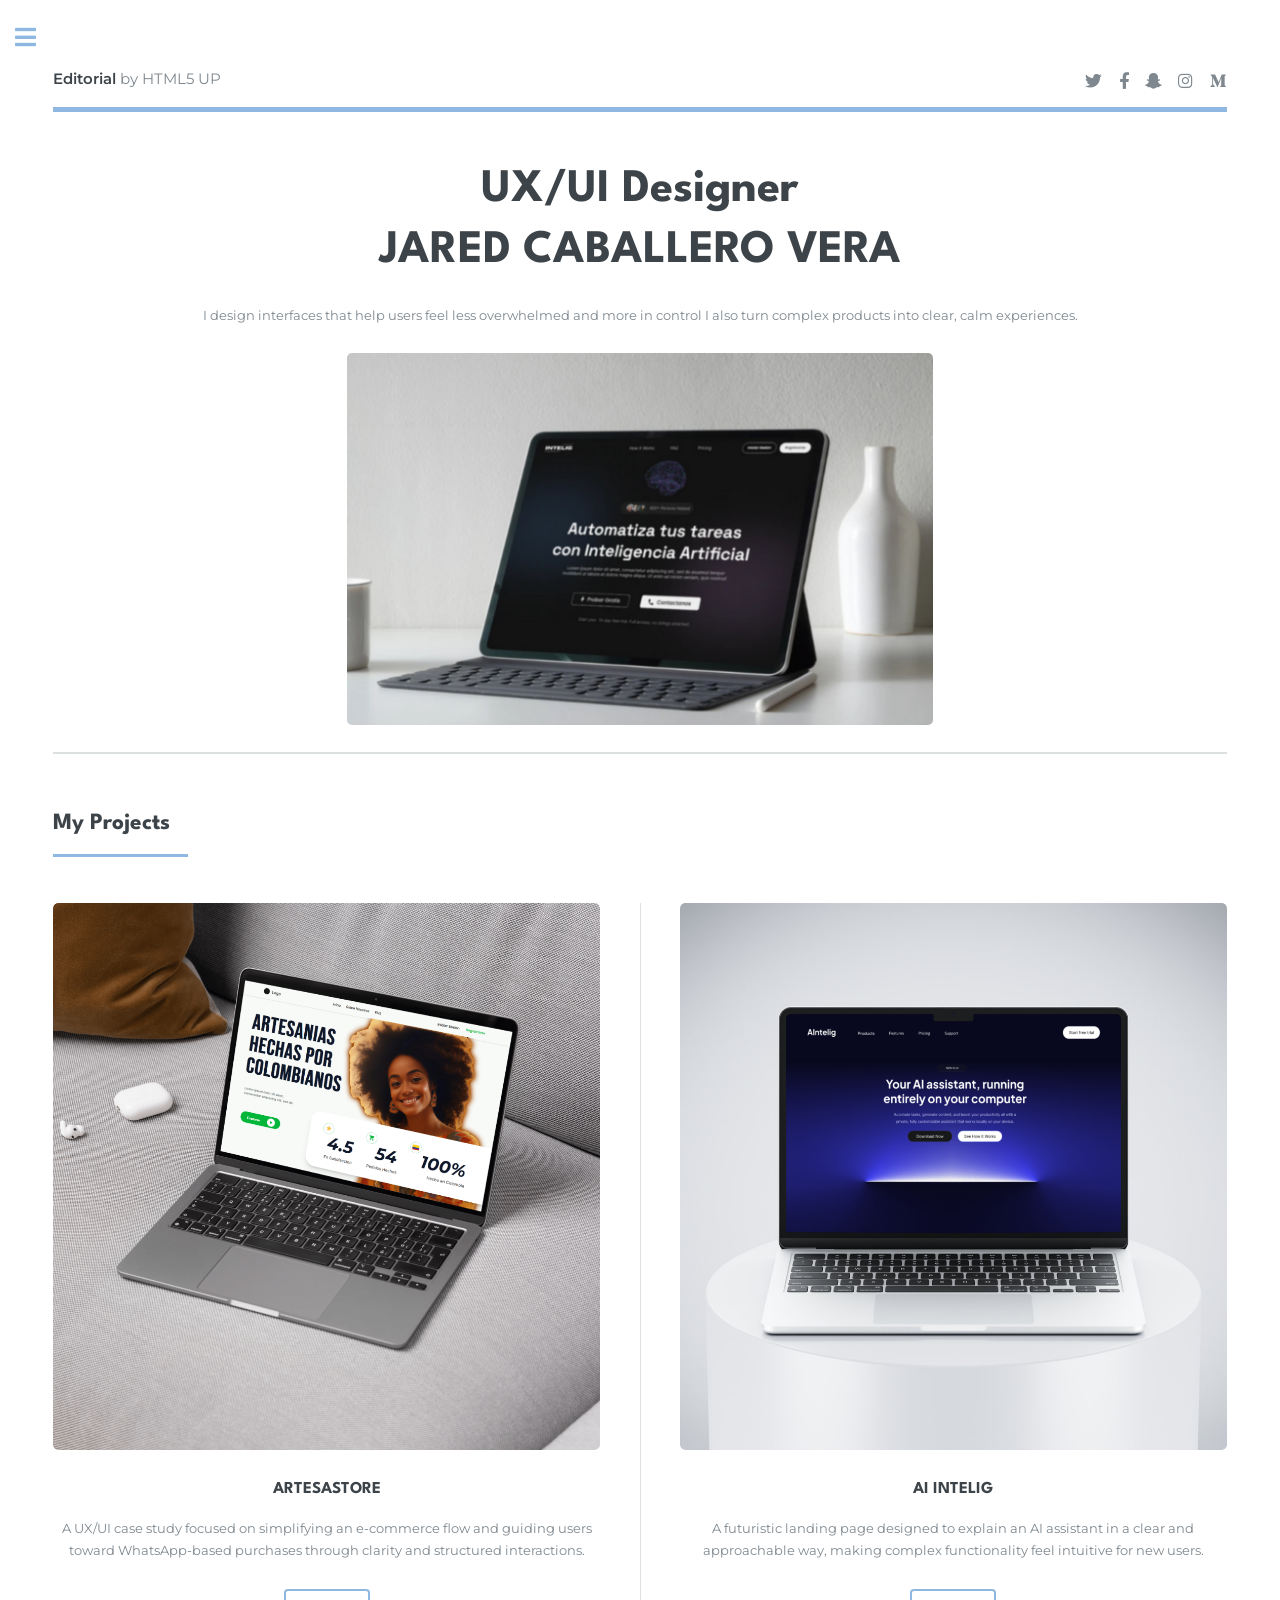
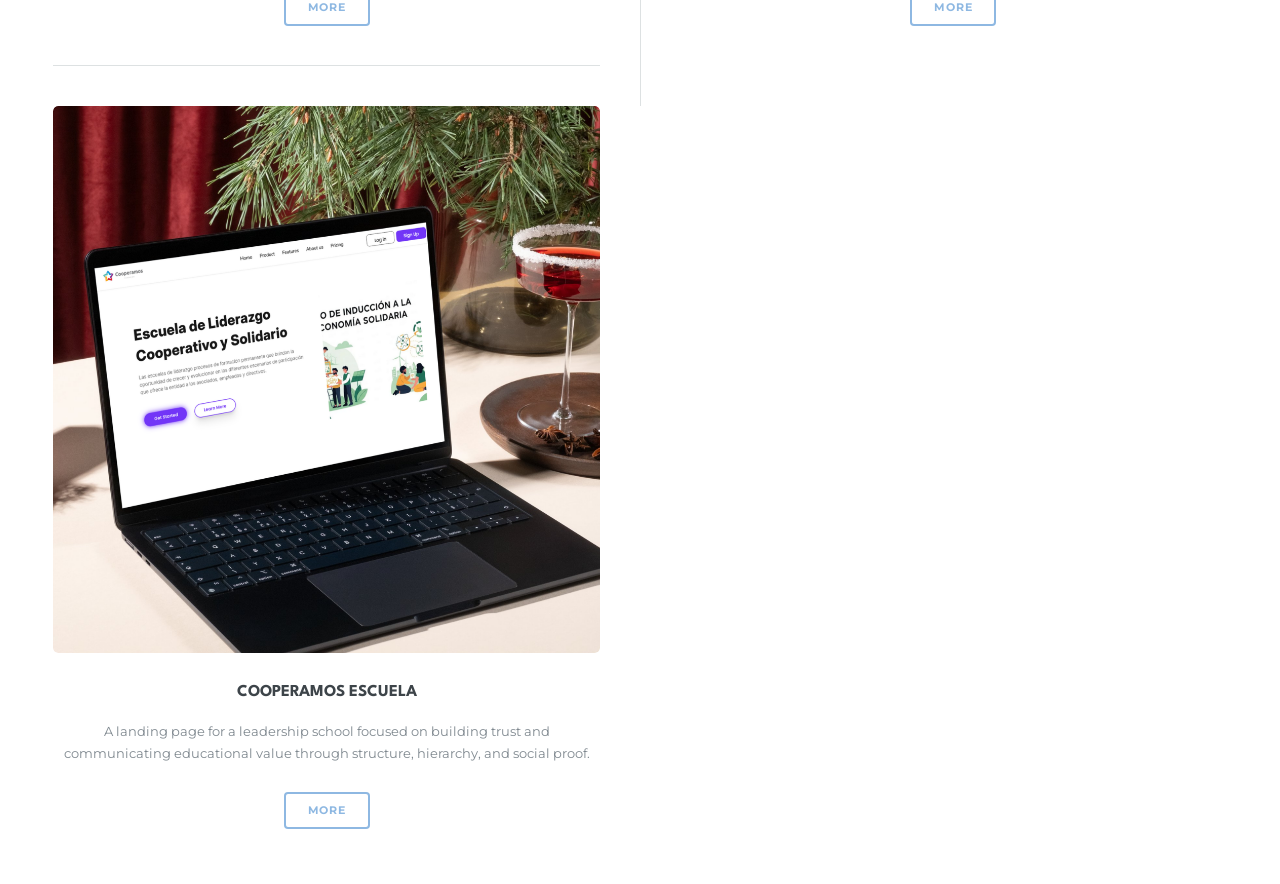
<file: index.html>
<!DOCTYPE HTML>
<!--
	Editorial by HTML5 UP
	html5up.net | @ajlkn
	Free for personal and commercial use under the CCA 3.0 license (html5up.net/license)
-->
<html>
	<head>
		<title>Jared Caballero | UX/UI Designer</title>
		<meta charset="utf-8" />
		<meta name="viewport" content="width=device-width, initial-scale=1, user-scalable=no" />
		<link rel="stylesheet" href="assets/css/main.css" />
	</head>
	<body class="is-preload">

		<!-- Wrapper -->
			<div id="wrapper">

				<!-- Main -->
					<div id="main">
						<div class="inner">

							<!-- Header -->
								<header id="header">
									<a href="index.html" class="logo"><strong>Editorial</strong> by HTML5 UP</a>
									<ul class="icons">
										<li><a href="#" class="icon brands fa-twitter"><span class="label">Twitter</span></a></li>
										<li><a href="#" class="icon brands fa-facebook-f"><span class="label">Facebook</span></a></li>
										<li><a href="#" class="icon brands fa-snapchat-ghost"><span class="label">Snapchat</span></a></li>
										<li><a href="#" class="icon brands fa-instagram"><span class="label">Instagram</span></a></li>
										<li><a href="#" class="icon brands fa-medium-m"><span class="label">Medium</span></a></li>
									</ul>
								</header>

							<!-- Banner -->
								<section id="banner">
									<div class="content">
										<header>
											<h1>UX/UI Designer<br />
											JARED CABALLERO VERA</h1>
										</header>
										<p>I design interfaces that help users feel less overwhelmed and more in control I also turn complex products into clear, calm experiences.</p>

									<span class="image main">
										<img src="images/Fotodeverdad.png" alt="Mi foto del diseño">
										
									</span>
									</div>

										<!--OE ACA PARA INSERTAR LA IMAGEN -->


								</section>


						
														<!-- Section DE LOS PROYECTOS -->
								<section>
									<header class="major">
										<h2>My Projects</h2>
									</header>
									<div class="posts">
										<article>
											<a href=https://purascss.github.io/PortfolioPuras/generic.html class="image"><img src="images/ArtesaMockup.png" alt="" /></a>
											<h3>ARTESASTORE</h3>
											<p>A UX/UI case study focused on simplifying an e-commerce flow and guiding users toward WhatsApp-based purchases through clarity and structured interactions.</p>
											<ul class="actions">
												<li><a href=https://purascss.github.io/PortfolioPuras/generic.html class="button">More</a></li>
											</ul>
										</article>
										<article>
											<a href=https://purascss.github.io/PortfolioPuras/Ai%20Intelig.html class="image"><img src="images/AInteligMockup.png" alt="" /></a>
											<h3>AI INTELIG</h3>
											<p>A futuristic landing page designed to explain an AI assistant in a clear and approachable way, making complex functionality feel intuitive for new users.</p>
											<ul class="actions">
												<li><a href=https://purascss.github.io/PortfolioPuras/Ai%20Intelig.html class="button">More</a></li>
											</ul>
										</article>
										<article>
											<a href=https://purascss.github.io/PortfolioPuras/CooEsc.html class="image"><img src="images/CooEscMockUp.png" alt="" /></a>
											<h3>COOPERAMOS ESCUELA</h3>
											<p>A landing page for a leadership school focused on building trust and communicating educational value through structure, hierarchy, and social proof.</p>
											<ul class="actions">
												<li><a href=https://purascss.github.io/PortfolioPuras/CooEsc.html class="button">More</a></li>
											</ul>
										</article>

									</div>
								</section>

						</div>
					</div>


				<!-- Sidebar -->
					<div id="sidebar">
						<div class="inner">



							<!-- Menu -->
								<nav id="menu">
									<header class="major">
										<h2>Menu</h2>
									</header>
									<ul>
										<li><a href="index.html">Homepage</a></li>
										<li><a href="generic.html">Artesastore</a></li>
										<li><a href="Ai Intelig.html">AI Intelig</a></li>
										<li><a href="CooEsc.html">Cooperamos Escuela</a></li>
									</ul>
								</nav>

							<!-- Section -->


							<!-- Section -->
								<section>
									<header class="major">
										<h2>Get in touch</h2>
									</header>
									
									<ul class="contact">
										<li class="icon solid fa-envelope"><a href="#">contact.jaredcv@gmail.com</a></li>
										<li class="icon solid fa-phone">(+57) 317-5862447</li>
										<li class="icon solid fa-home">Bucaramanga,Colombia</li>
										
									</ul>
								</section>

							<!-- Footer -->
								<footer id="footer">
									<p class="copyright">&copy; Untitled. All rights reserved. Demo Images: <a href="https://unsplash.com">Unsplash</a>. Design: <a href="https://html5up.net">HTML5 UP</a>.</p>
								</footer>

						</div>
					</div>

			</div>

		<!-- Scripts -->
			<script src="assets/js/jquery.min.js"></script>
			<script src="assets/js/browser.min.js"></script>
			<script src="assets/js/breakpoints.min.js"></script>
			<script src="assets/js/util.js"></script>
			<script src="assets/js/main.js"></script>

	</body>
</html>
</file>
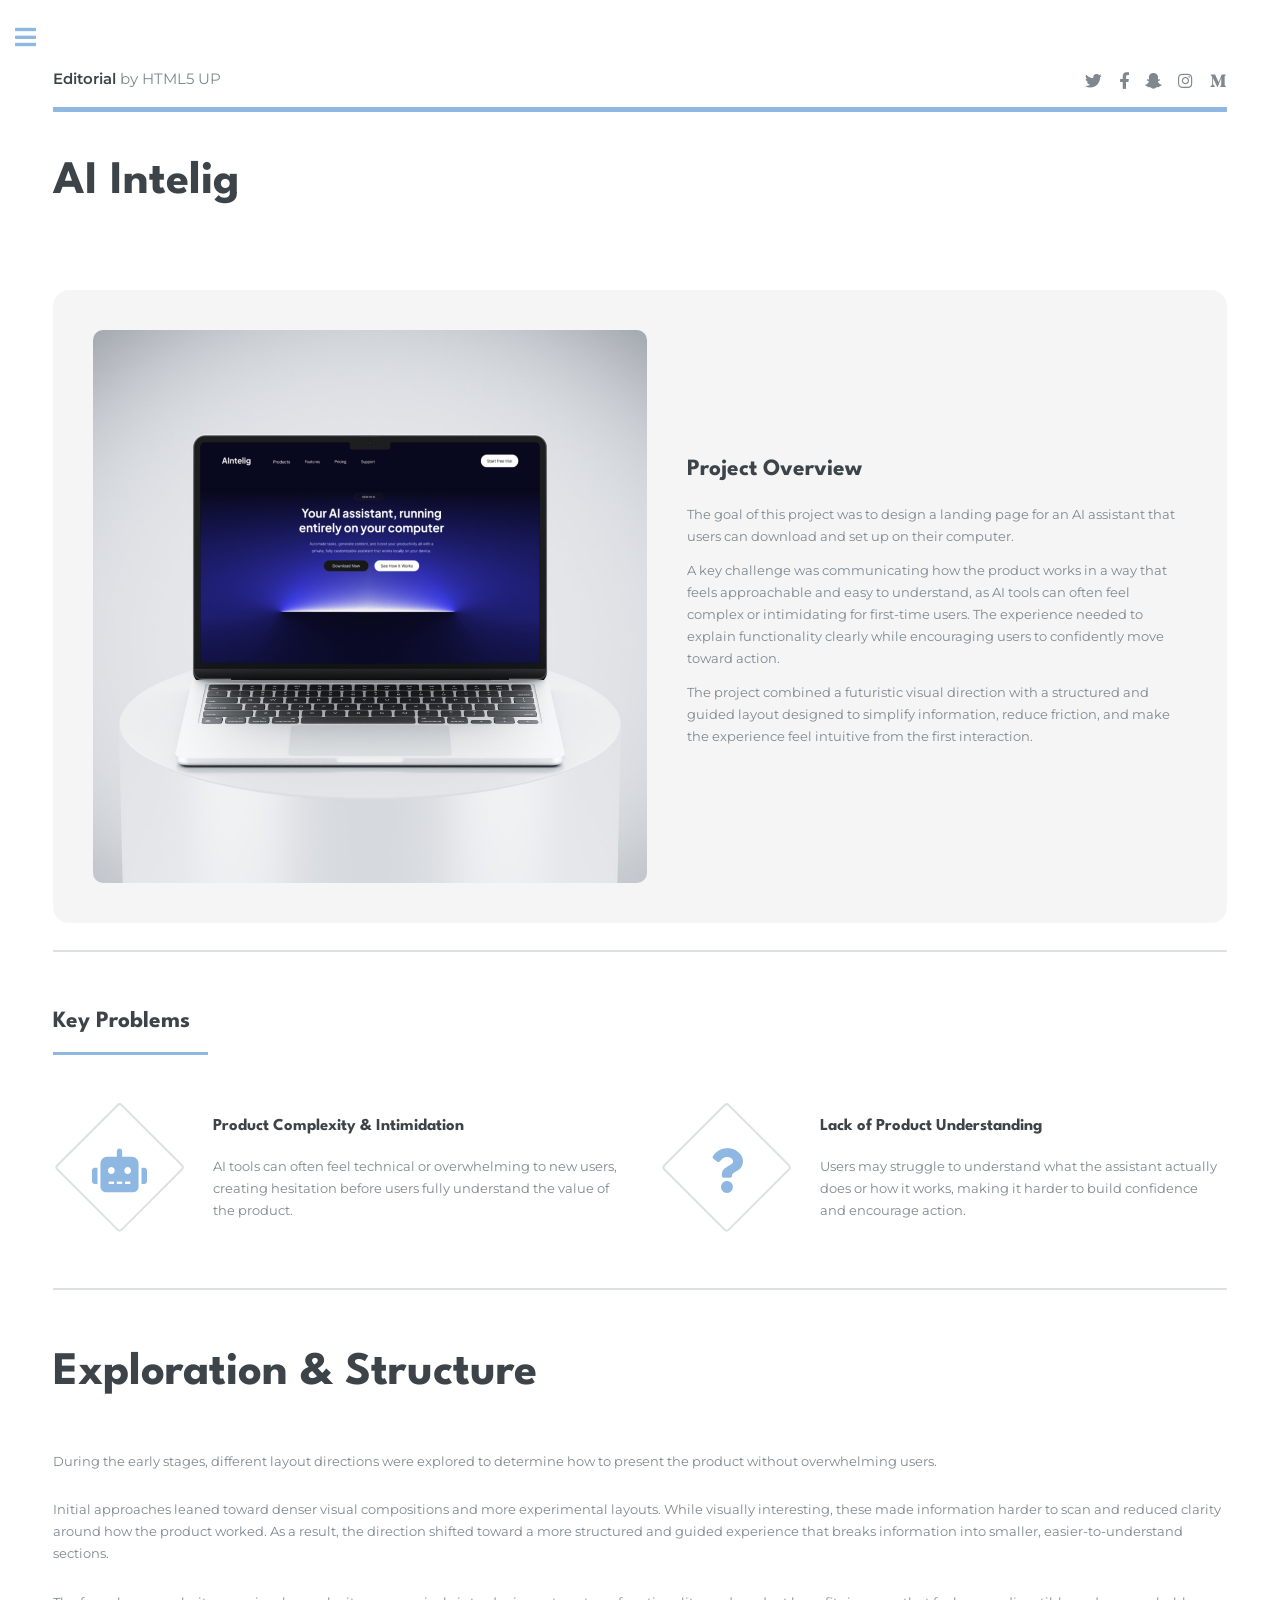
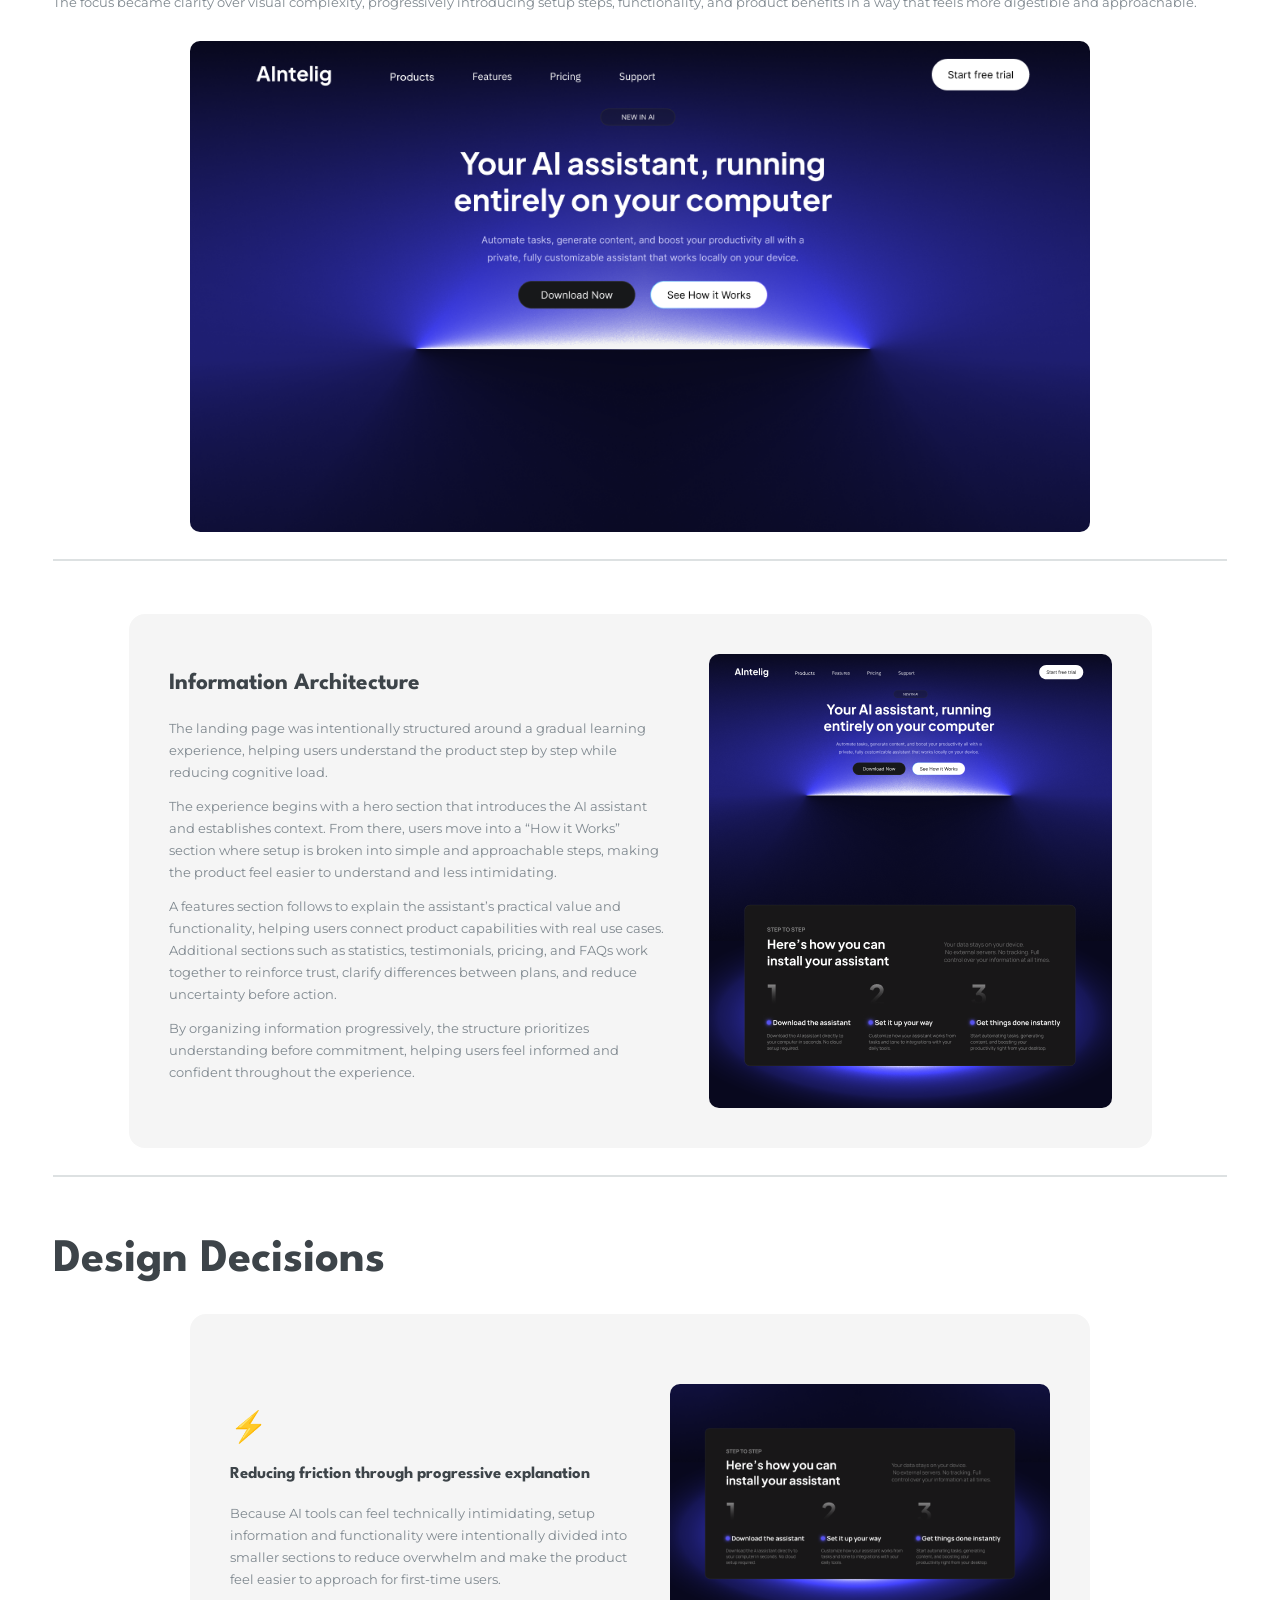
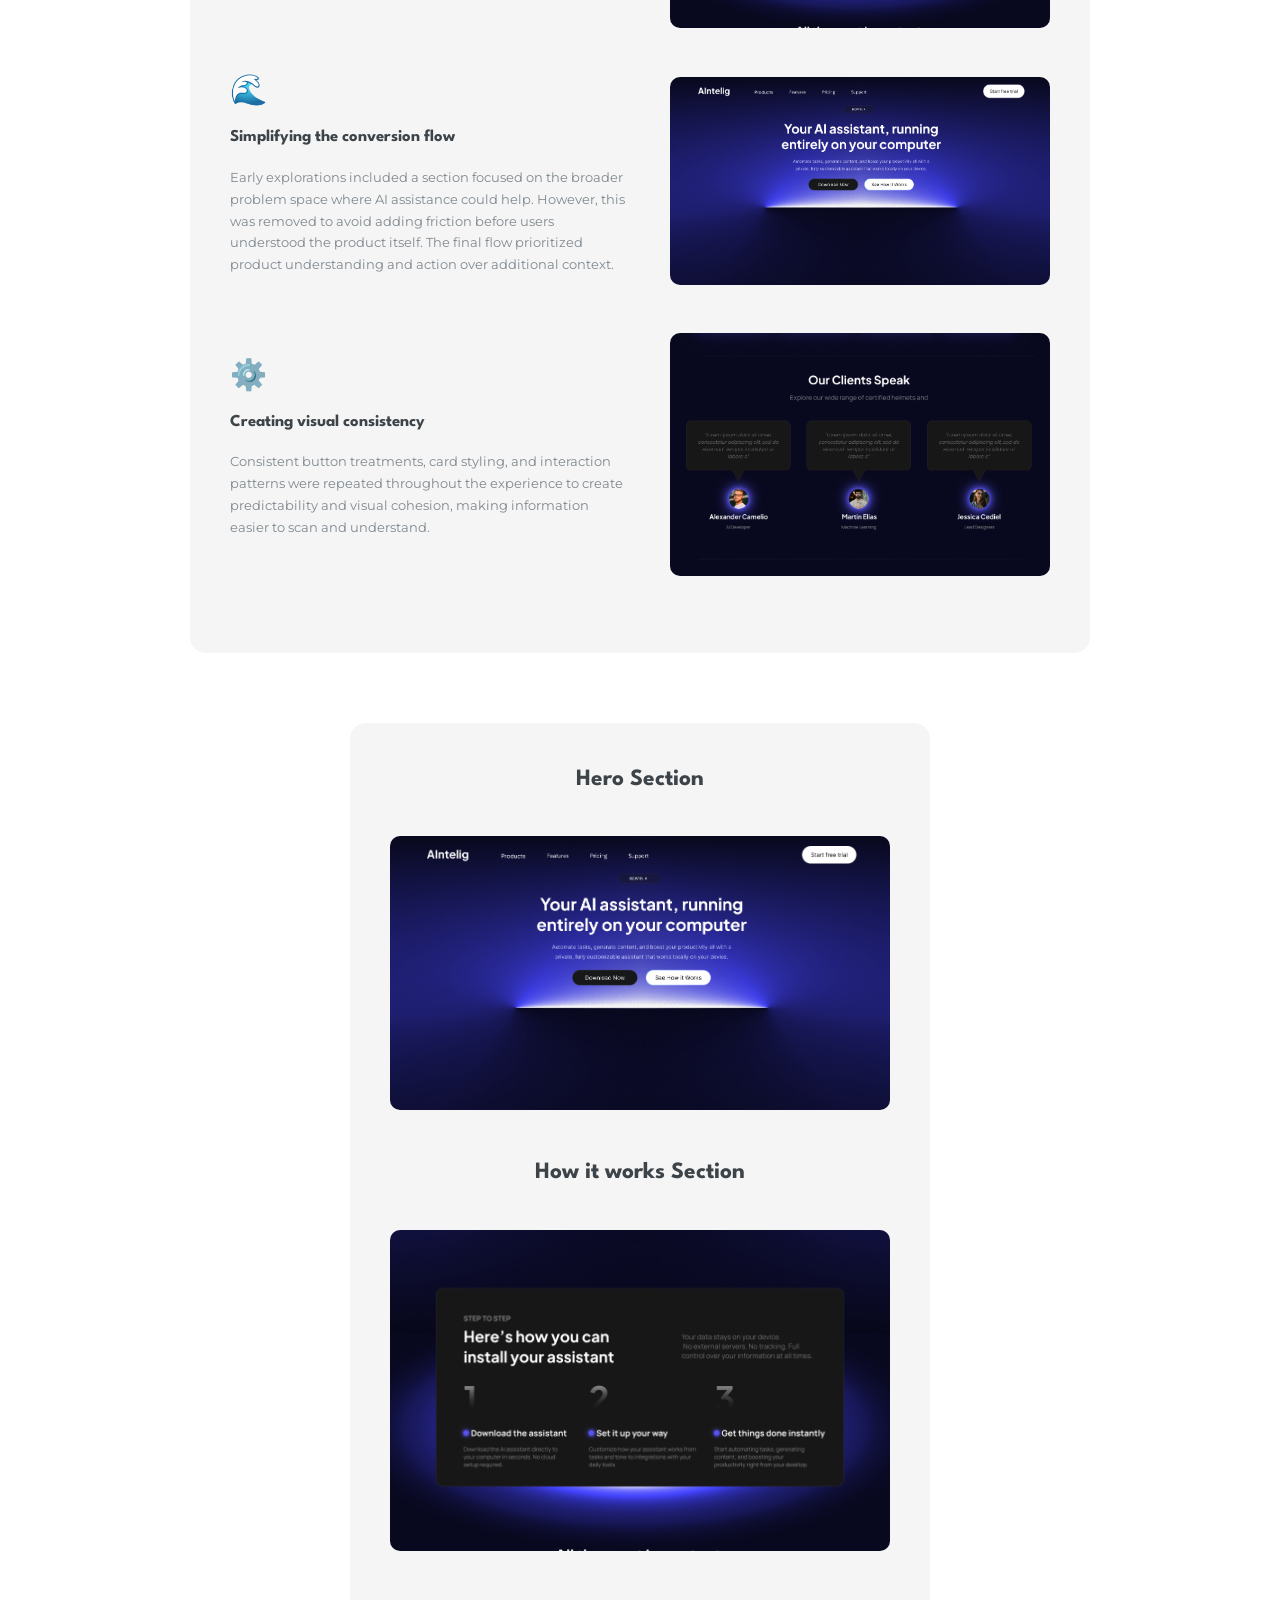
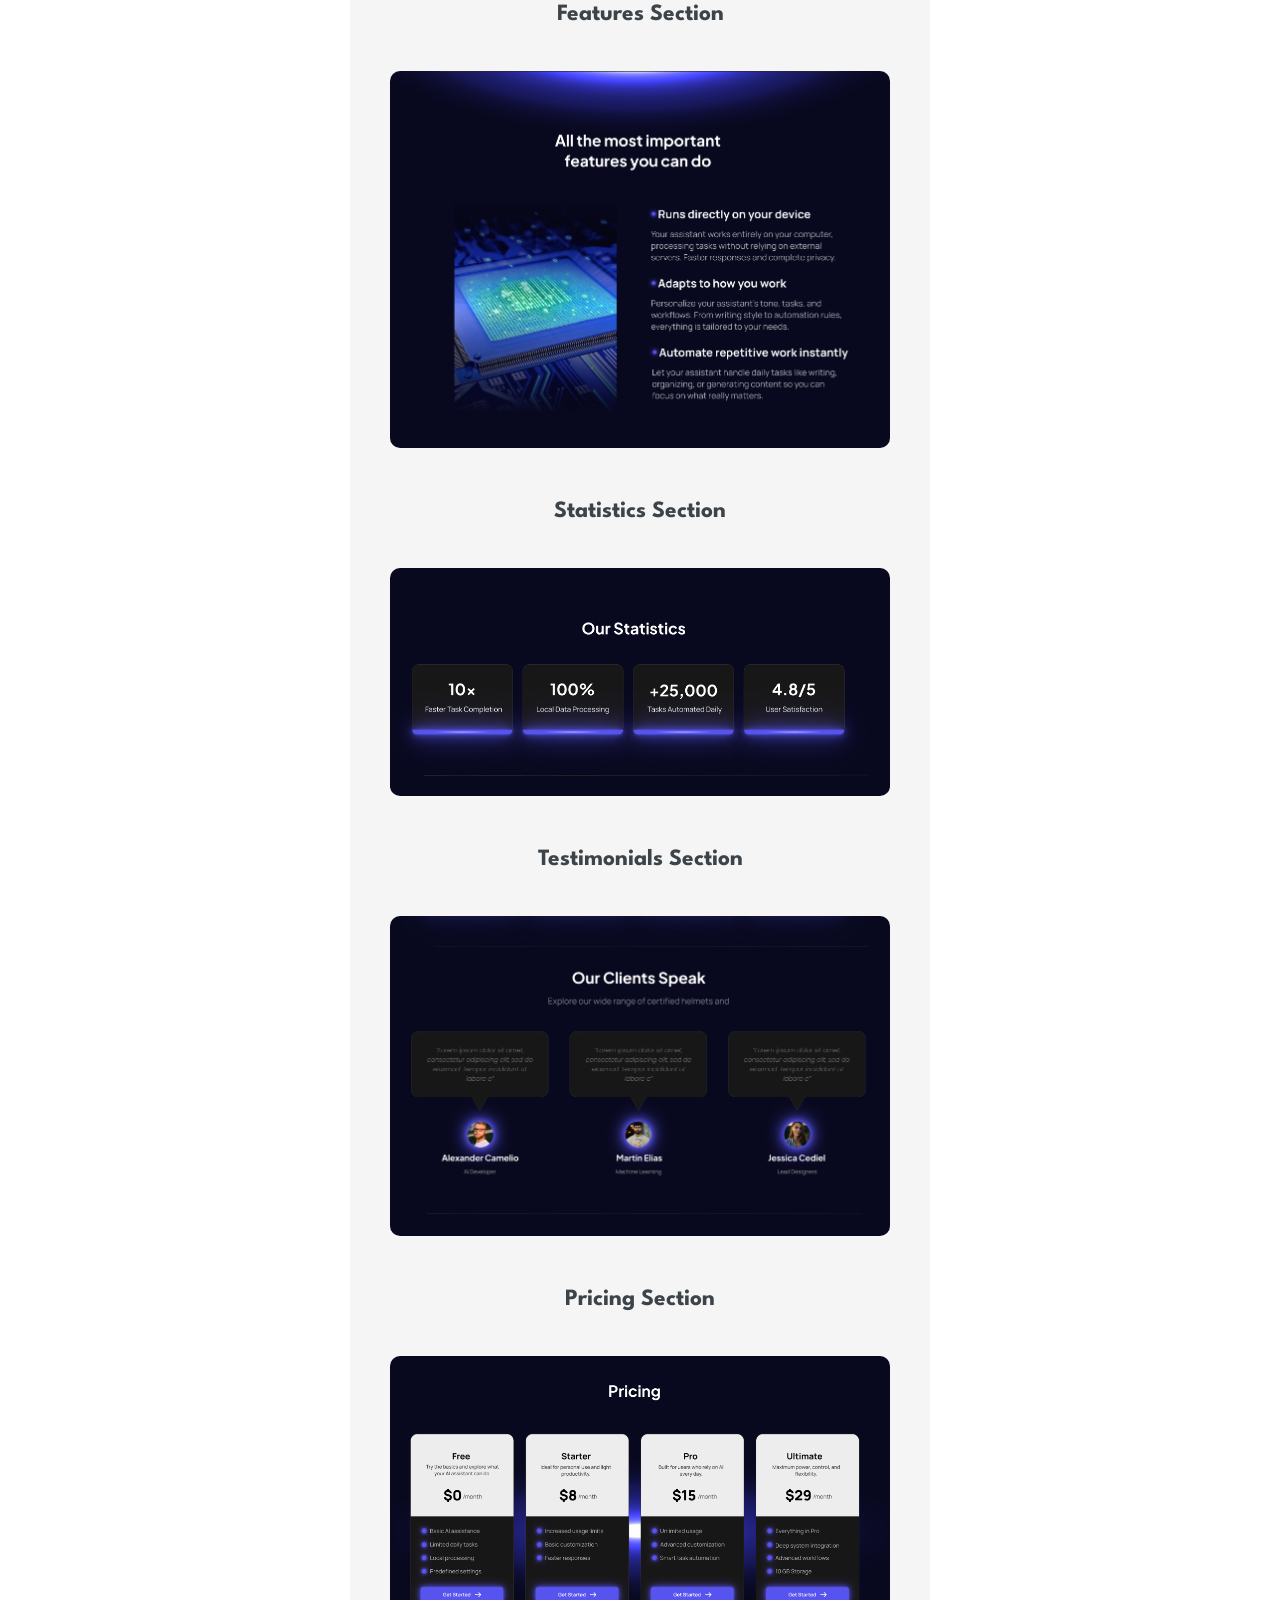
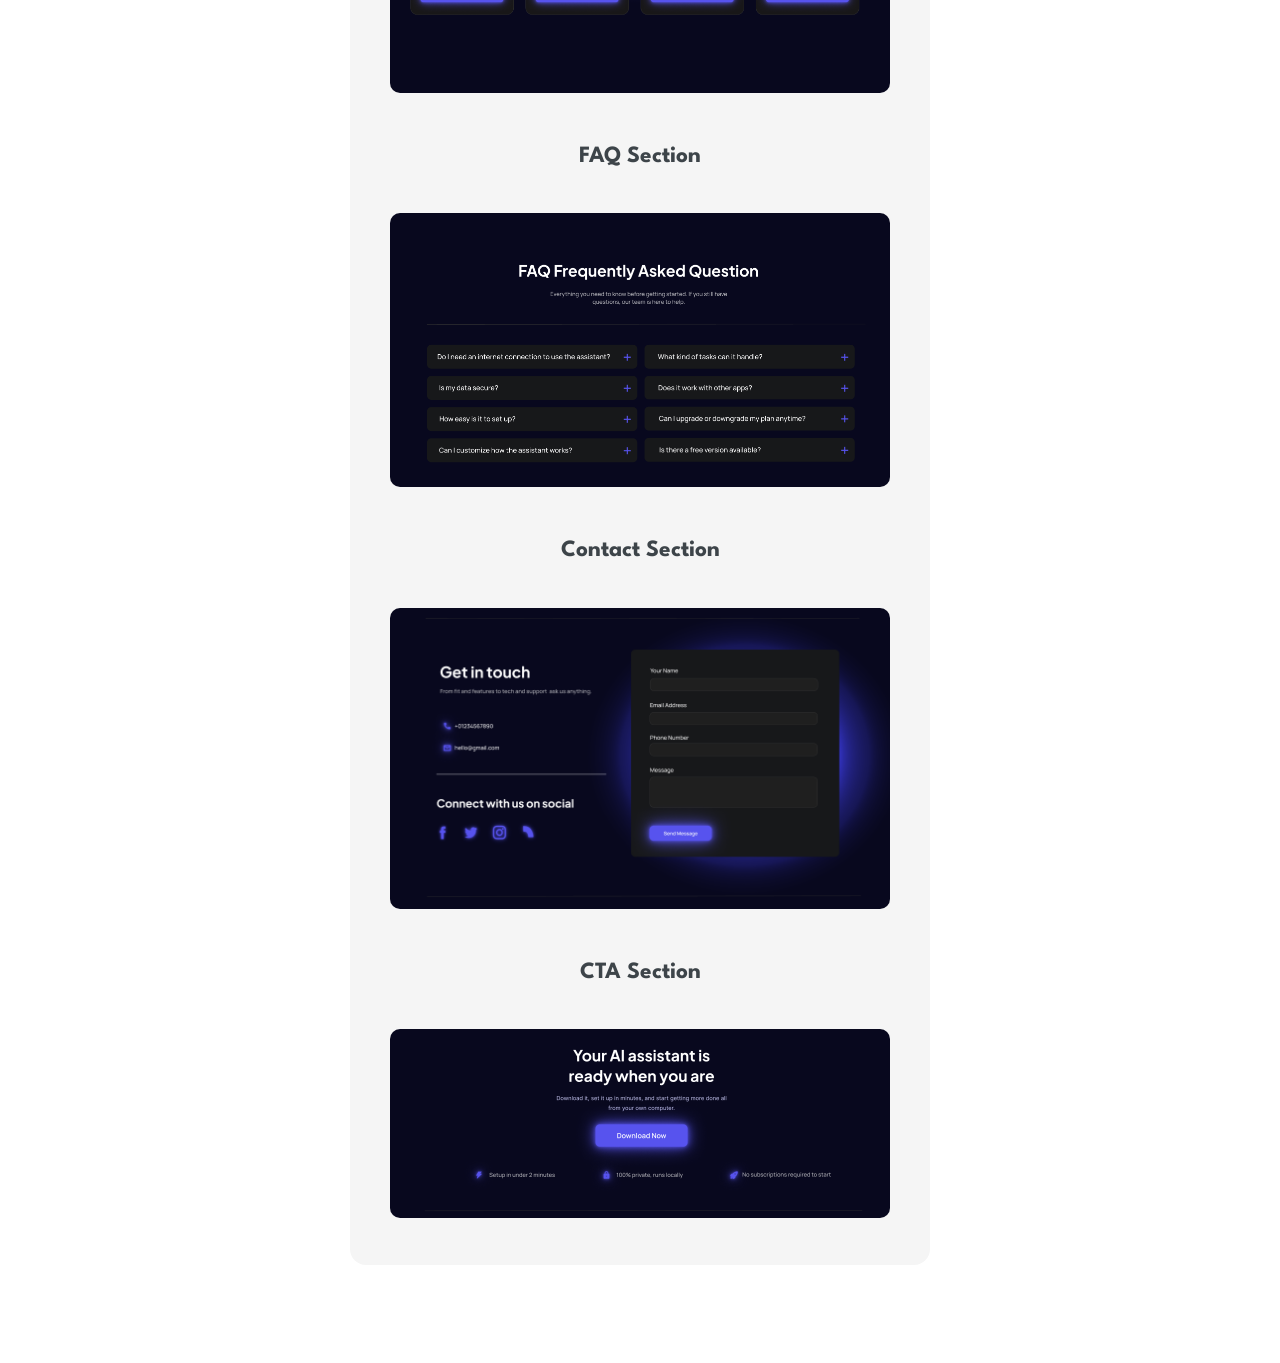
<file: Ai Intelig.html>
<!DOCTYPE HTML>
<!--
	Editorial by HTML5 UP
	html5up.net | @ajlkn
	Free for personal and commercial use under the CCA 3.0 license (html5up.net/license)
-->
<html>
	<head>
		<title>Jared Caballero | UX/UI Designer</title>
		<meta charset="utf-8" />
		<meta name="viewport" content="width=device-width, initial-scale=1, user-scalable=no" />
		<link rel="stylesheet" href="assets/css/main.css" />
	</head>
	<body class="is-preload">

		<!-- Wrapper -->
			<div id="wrapper">

				<!-- Main -->
					<div id="main">
						<div class="inner">

							<!-- Header -->
								<header id="header">
									<a href="index.html" class="logo"><strong>Editorial</strong> by HTML5 UP</a>
									<ul class="icons">
										<li><a href="#" class="icon brands fa-twitter"><span class="label">Twitter</span></a></li>
										<li><a href="#" class="icon brands fa-facebook-f"><span class="label">Facebook</span></a></li>
										<li><a href="#" class="icon brands fa-snapchat-ghost"><span class="label">Snapchat</span></a></li>
										<li><a href="#" class="icon brands fa-instagram"><span class="label">Instagram</span></a></li>
										<li><a href="#" class="icon brands fa-medium-m"><span class="label">Medium</span></a></li>
									</ul>
								</header>

							<!-- Content -->

									<header class="maindiv">
										<h1>AI Intelig</h1>
									</header>

									

									
					
							<section class="project-overview">
                              <div class="overview-container">

    <!-- IZQUIERDA (IMAGEN) -->
                              <div class="overview-image">
                               <img class src="images/AInteligMockup.png" alt="Proyecto Artesastore">
                            </div>

    <!-- DERECHA (TEXTO) -->
    <div class="overview-text">
      <h2>Project Overview</h2>
      <p>
        The goal of this project was to design a landing page for an AI assistant that users can download and set up on their computer. 
      </p>
      <p>
        A key challenge was communicating how the product works in a way that feels approachable and easy to understand, as AI tools can often feel complex or intimidating for first-time users. The experience needed to explain functionality clearly while encouraging users to confidently move toward action. 
      </p>
      <p>
       The project combined a futuristic visual direction with a structured and guided layout designed to simplify information, reduce friction, and make the experience feel intuitive from the first interaction.
      </p>
    </div>

  </div>
</section>
									<section>
									<header class="major">
										<h2>Key Problems</h2>
									</header>
									<div class="features">
										<article>
											<span class="icon solid fas fa-robot"></span>
											<div class="content">
												<h3>Product Complexity & Intimidation</h3>
												<p>AI tools can often feel technical or overwhelming to new users, creating hesitation before users fully understand the value of the product.</p>
											</div>
										</article>
										<article>
											<span class="icon solid fas fa-question"></span>
											<div class="content">
												<h3>Lack of Product Understanding</h3>
												<p>Users may struggle to understand what the assistant actually does or how it works, making it harder to build confidence and encourage action.</p>
											</div>
										</article>
									</div>
								</section>

								<section>
									<header class="main">
										<h1>Exploration & Structure</h1>
									</header>
									<p>During the early stages, different layout directions were explored to determine how to present the product without overwhelming users.</p>
									<p>Initial approaches leaned toward denser visual compositions and more experimental layouts. While visually interesting, these made information harder to scan and reduced clarity around how the product worked. As a result, the direction shifted toward a more structured and guided experience that breaks information into smaller, easier-to-understand sections.</p>
									<p>The focus became clarity over visual complexity, progressively introducing setup steps, functionality, and product benefits in a way that feels more digestible and approachable.</p>
									<div class="overview-image">
										<img src="images/AInteligHero.png" alt="Mi foto del diseño">
									</div>
									</span>
								</section>
																<!-- Content -->
							<section class="project-overview">
                              <div class="overview-container">


    <!-- DERECHA (TEXTO) -->
    <div class="overview-text">
      <h2>Information Architecture</h2>
      <p>
        The landing page was intentionally structured around a gradual learning experience, helping users understand the product step by step while reducing cognitive load.
      </p>
      <p>
        The experience begins with a hero section that introduces the AI assistant and establishes context. From there, users move into a “How it Works” section where setup is broken into simple and approachable steps, making the product feel easier to understand and less intimidating.
      </p>
      <p>
        A features section follows to explain the assistant’s practical value and functionality, helping users connect product capabilities with real use cases. Additional sections such as statistics, testimonials, pricing, and FAQs work together to reinforce trust, clarify differences between plans, and reduce uncertainty before action.
      </p>
	  <p>
        By organizing information progressively, the structure prioritizes understanding before commitment, helping users feel informed and confident throughout the experience.
      </p>
    </div>
								      <!-- IZQUIERDA (IMAGEN) -->
                              <div class="overview-image">
                               <img src="images/AInteligInfo.png" alt="Proyecto AI Intelig">
                            </div>

  </div>
</section>
														<!-- DECISIONES GENTE -->
							<section class="design-decisions">

  <h1>Design Decisions</h1>
  <div class="decisions-container">
  <div class="decision-block">

    <!-- IZQUIERDA -->
    <div class="decision-text">
      <div class="icon">⚡</div>
      <h3>Reducing friction through progressive explanation</h3>
      <p>Because AI tools can feel technically intimidating, setup information and functionality were intentionally divided into smaller sections to reduce overwhelm and make the product feel easier to approach for first-time users.</p>
    </div>

    <!-- DERECHA -->
    <div class="decision-image">
      <img src="images/AInteligSteps.png" alt="">
    </div>

  </div>


								  <div class="decision-block">

    <!-- IZQUIERDA -->
    <div class="decision-text">
      <div class="icon">🌊</div>
      <h3>Simplifying the conversion flow</h3>
      <p>Early explorations included a section focused on the broader problem space where AI assistance could help. However, this was removed to avoid adding friction before users understood the product itself. The final flow prioritized product understanding and action over additional context.</p>
    </div>

    <!-- DERECHA -->
    <div class="decision-image">
      <img src="images/AInteligHero.png" alt="">
    </div>

  </div>

								
								  <div class="decision-block">

    <!-- IZQUIERDA -->
    <div class="decision-text">
      <div class="icon">⚙️</div>
      <h3>Creating visual consistency</h3>
      <p>Consistent button treatments, card styling, and interaction patterns were repeated throughout the experience to create predictability and visual cohesion, making information easier to scan and understand.</p>
    </div>

    <!-- DERECHA -->
    <div class="decision-image">
      <img src="images/AInteligTestimonials.png" alt="">
    </div>
								  </div>

  </div>

																	      <!--  RESULTADO FINAL -->

<section class="project-overview">

  <div class="big-container">

    <div class="single-block">
      <h2>Hero Section</h2>
      <img src="images/AInteligHero.png" alt="">
    </div>

    <div class="single-block">
      <h2>How it works Section</h2>
      <img src="images/AInteligSteps.png" alt="">
    </div>

    <div class="single-block">
      <h2>Features Section</h2>
      <img src="images/AInteligFeatures.png" alt="">
    </div>

	<div class="single-block">
      <h2>Statistics Section</h2>
      <img src="images/AInteligStatistics.png" alt="">
    </div>

	<div class="single-block">
      <h2>Testimonials Section</h2>
      <img src="images/AInteligTestimonials.png" alt="">
    </div>

	<div class="single-block">
      <h2>Pricing Section</h2>
      <img src="images/AInteligPricing.png" alt="">
    </div>

	<div class="single-block">
      <h2>FAQ Section</h2>
      <img src="images/AInteligFAQ.png" alt="">
    </div>

	<div class="single-block">
      <h2>Contact Section</h2>
      <img src="images/AInteligContact.png" alt="">
    </div>

	<div class="single-block">
      <h2>CTA Section</h2>
      <img src="images/AInteligCTA.png" alt="">
    </div>

  </div>

</section>

									

								

						</div>
					</div>

				<!-- Sidebar -->
					<div id="sidebar">
						<div class="inner">



							<!-- Menu -->
								<nav id="menu">
									<header class="major">
										<h2>Menu</h2>
									</header>
									<ul>
										<li><a href="index.html">Homepage</a></li>
										<li><a href="generic.html">Artesastore</a></li>
										<li><a href="Ai Intelig.html">AI Intelig</a></li>
										<li><a href="CooEsc.html">Cooperamos Escuela</a></li>
								</nav>

							<!-- Section -->


							<!-- Section -->
								<section>
									<header class="major">
										<h2>Get in touch</h2>
									</header>
									
									<ul class="contact">
										<li class="icon solid fa-envelope"><a href="#">contact.jaredcv@gmail.com</a></li>
										<li class="icon solid fa-phone">(+57) 317-5862447</li>
										<li class="icon solid fa-home">Bucaramanga,Colombia</li>
										
									</ul>
								</section>
							
							<!-- Footer -->
								<footer id="footer">
									<p class="copyright">&copy; Untitled. All rights reserved. Demo Images: <a href="https://unsplash.com">Unsplash</a>. Design: <a href="https://html5up.net">HTML5 UP</a>.</p>
								</footer>

						</div>
					</div>

			</div>

		<!-- Scripts -->
			<script src="assets/js/jquery.min.js"></script>
			<script src="assets/js/browser.min.js"></script>
			<script src="assets/js/breakpoints.min.js"></script>
			<script src="assets/js/util.js"></script>
			<script src="assets/js/main.js"></script>

	</body>
</html>
</file>
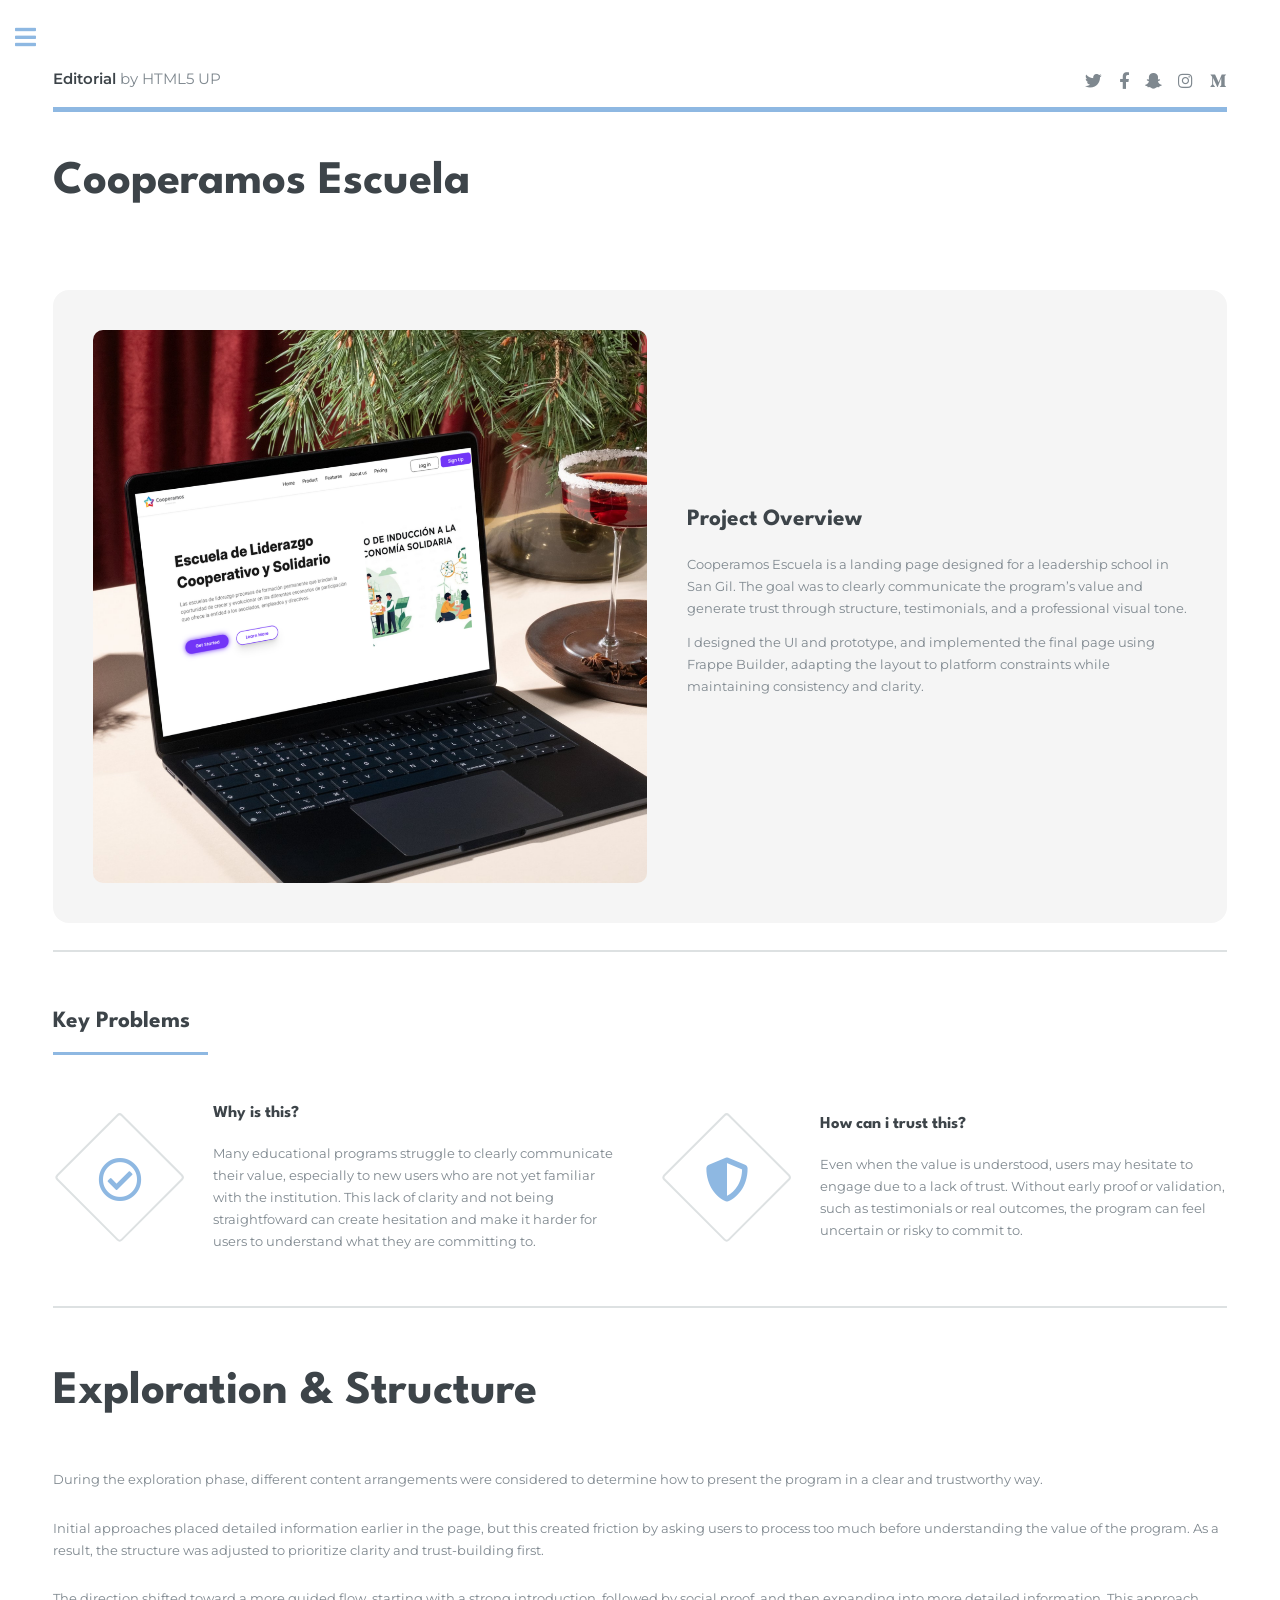
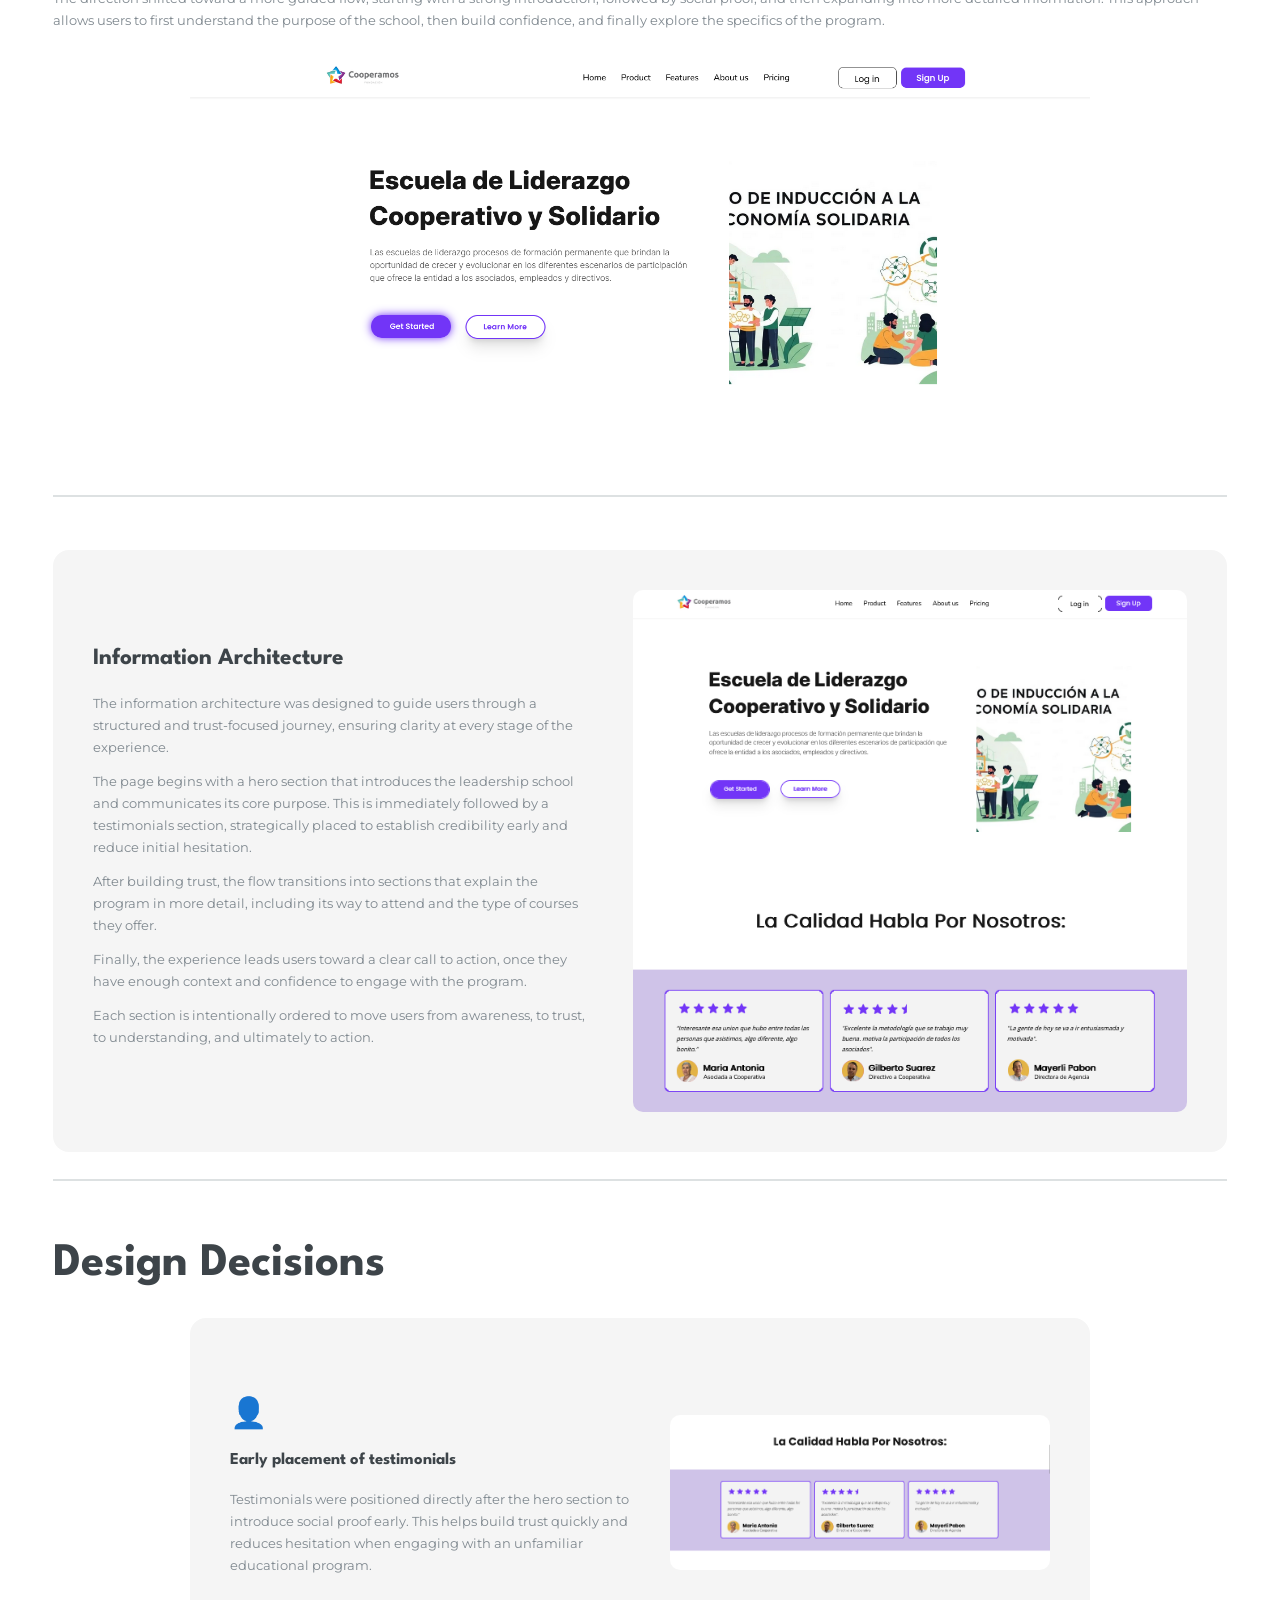
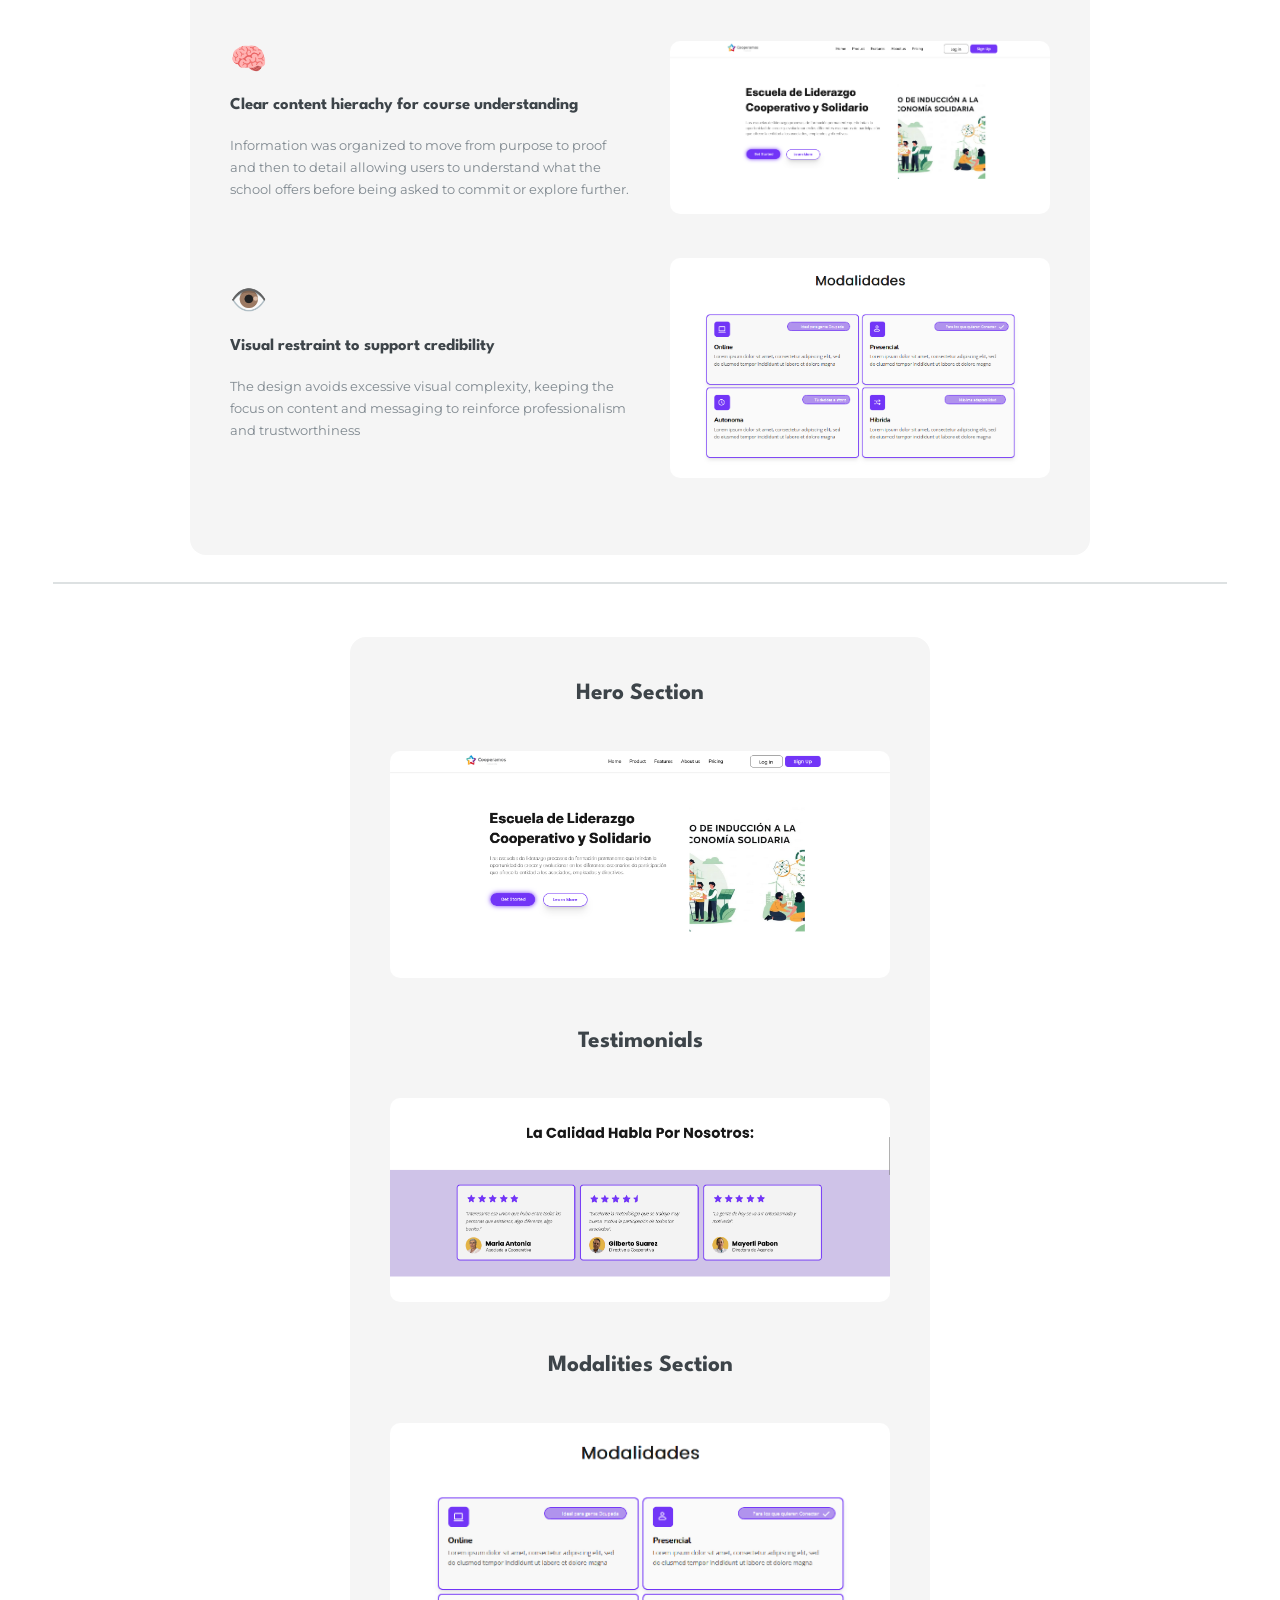
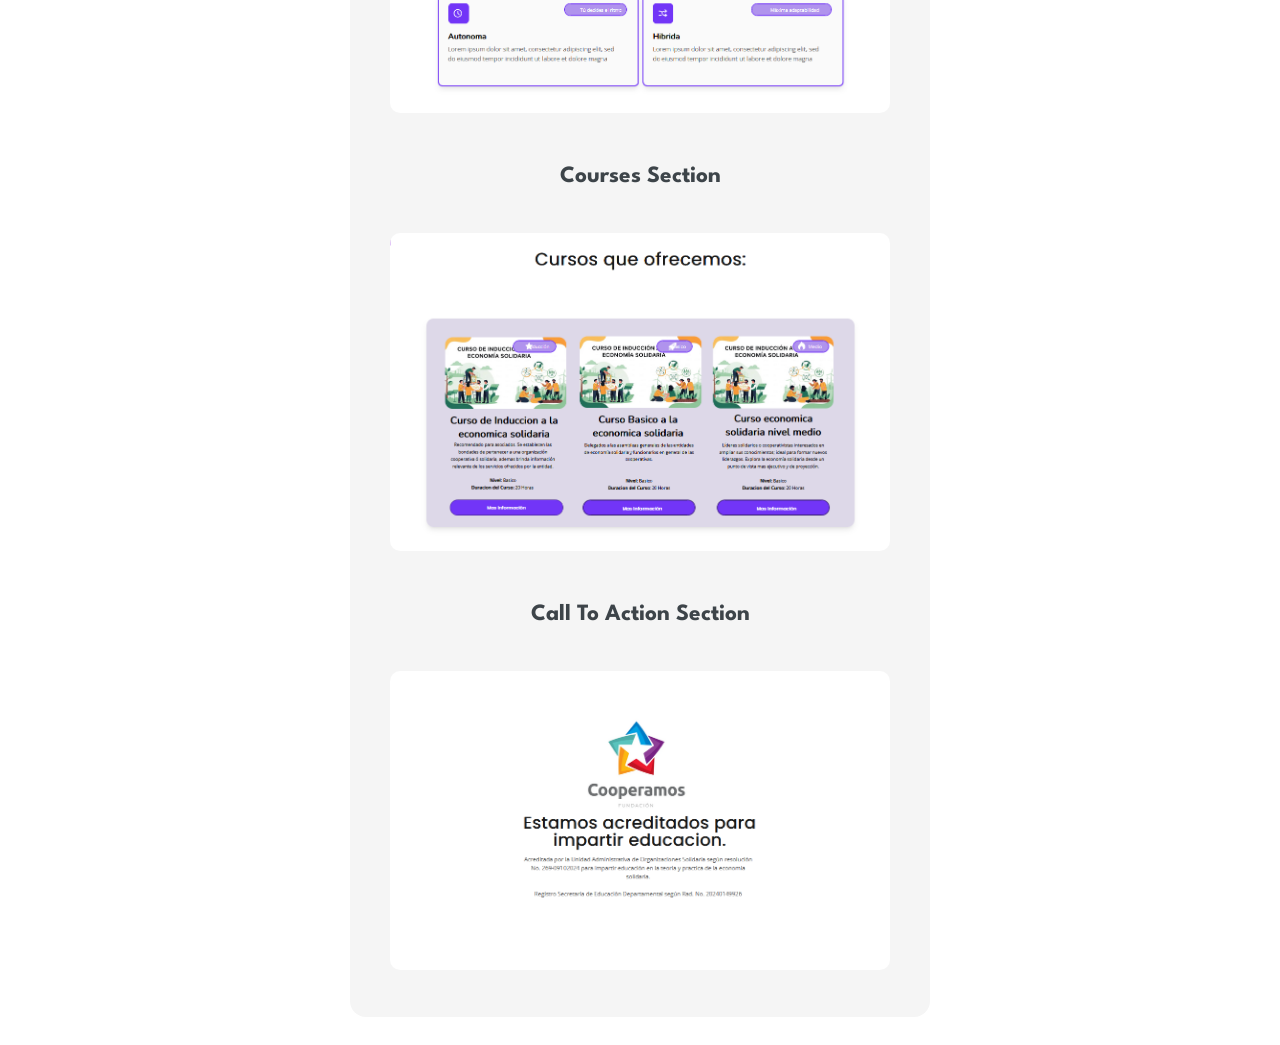
<file: CooEsc.html>
<!DOCTYPE HTML>
<!--
	Editorial by HTML5 UP
	html5up.net | @ajlkn
	Free for personal and commercial use under the CCA 3.0 license (html5up.net/license)
-->
<html>
	<head>
		<title>Jared Caballero | UX/UI Designer</title>
		<meta charset="utf-8" />
		<meta name="viewport" content="width=device-width, initial-scale=1, user-scalable=no" />
		<link rel="stylesheet" href="assets/css/main.css" />
	</head>
	<body class="is-preload">

		<!-- Wrapper -->
			<div id="wrapper">

				<!-- Main -->
					<div id="main">
						<div class="inner">

							<!-- Header -->
								<header id="header">
									<a href="index.html" class="logo"><strong>Editorial</strong> by HTML5 UP</a>
									<ul class="icons">
										<li><a href="#" class="icon brands fa-twitter"><span class="label">Twitter</span></a></li>
										<li><a href="#" class="icon brands fa-facebook-f"><span class="label">Facebook</span></a></li>
										<li><a href="#" class="icon brands fa-snapchat-ghost"><span class="label">Snapchat</span></a></li>
										<li><a href="#" class="icon brands fa-instagram"><span class="label">Instagram</span></a></li>
										<li><a href="#" class="icon brands fa-medium-m"><span class="label">Medium</span></a></li>
									</ul>
								</header>

							<!-- Content -->

									<header class="maindiv">
										<h1>Cooperamos Escuela</h1>
									</header>

					
							<section class="project-overview">
                              <div class="overview-container">

    <!-- IZQUIERDA (IMAGEN) -->
                              <div class="overview-image">
                               <img class src="images/CooEscMockUp.png" alt="Proyecto Artesastore">
                            </div>

    <!-- DERECHA (TEXTO) -->
    <div class="overview-text">
      <h2>Project Overview</h2>
      <p>
        Cooperamos Escuela is a landing page designed for a leadership school in San Gil. The goal was to clearly communicate the program’s value and generate trust through structure, testimonials, and a professional visual tone. 
      </p>
      <p>
        I designed the UI and prototype, and implemented the final page using Frappe Builder, adapting the layout to platform constraints while maintaining consistency and clarity.
      </p>
    </div>

  </div>
</section>
									<section>
									<header class="major">
										<h2>Key Problems</h2>
									</header>
									<div class="features">
										<article>
											<span class="icon fas fa-check-circle"></span>
											<div class="content">
												<h3>Why is this?</h3>
												<p>Many educational programs struggle to clearly communicate their value, especially to new users who are not yet familiar with the institution. This lack of clarity and not being straightfoward can create hesitation and make it harder for users to understand what they are committing to.</p>
											</div>
										</article>
										<article>
											<span class="icon solid fas fa-shield-alt"></span>
											<div class="content">
												<h3>How can i trust this?</h3>
												<p>Even when the value is understood, users may hesitate to engage due to a lack of trust. Without early proof or validation, such as testimonials or real outcomes, the program can feel uncertain or risky to commit to.</p>
											</div>
										</article>
									</div>
								</section>

								<section>
									<header class="main">
										<h1>Exploration & Structure</h1>
									</header>

									

									<p>During the exploration phase, different content arrangements were considered to determine how to present the program in a clear and trustworthy way.</p>
									<p>Initial approaches placed detailed information earlier in the page, but this created friction by asking users to process too much before understanding the value of the program. As a result, the structure was adjusted to prioritize clarity and trust-building first.</p>
									<p>The direction shifted toward a more guided flow, starting with a strong introduction, followed by social proof, and then expanding into more detailed information. This approach allows users to first understand the purpose of the school, then build confidence, and finally explore the specifics of the program.</p>
									<div class="overview-image">
										<img src="images/CooEscHero.png" alt="Mi foto del diseño">
									</div>
									</span>
								</section>
																<!-- Content -->
							<section class="project-overview">
                              <div class="overview-container">


    <!-- DERECHA (TEXTO) -->
    <div class="overview-text">
      <h2>Information Architecture</h2>
      <p>
        The information architecture was designed to guide users through a structured and trust-focused journey, ensuring clarity at every stage of the experience.
      </p>
      <p>
        The page begins with a hero section that introduces the leadership school and communicates its core purpose. This is immediately followed by a testimonials section, strategically placed to establish credibility early and reduce initial hesitation.</p>
      <p>
        After building trust, the flow transitions into sections that explain the program in more detail, including its way to attend and the type of courses they offer.
      </p>
		<p>
			Finally, the experience leads users toward a clear call to action, once they have enough context and confidence to engage with the program.
		</p>
		<p>
			Each section is intentionally ordered to move users from awareness, to trust, to understanding, and ultimately to action.
		</p>
    </div>
								      <!-- IZQUIERDA (IMAGEN) -->
                              <div class="overview-image">
                               <img src="images/CooEscInfo.png" alt="Proyecto Artesastore">
                            </div>

  </div>
</section>
							<!-- DECISIONES GENTE -->
							<section class="design-decisions">

  <h1>Design Decisions</h1>
  <div class="decisions-container">
  <div class="decision-block">

    <!-- IZQUIERDA -->
    <div class="decision-text">
      <div class="icon">👤</div>
      <h3>Early placement of testimonials</h3>
      <p>Testimonials were positioned directly after the hero section to introduce social proof early. This helps build trust quickly and reduces hesitation when engaging with an unfamiliar educational program.</p>
    </div>

    <!-- DERECHA -->
    <div class="decision-image">
      <img src="images/CooperamosEscuelaTestimonials.png" alt="">
    </div>

  </div>


								  <div class="decision-block">

    <!-- IZQUIERDA -->
    <div class="decision-text">
      <div class="icon">🧠</div>
      <h3>Clear content hierachy for course understanding</h3>
      <p>Information was organized to move from purpose to proof and then to detail allowing users to understand what the school offers before being asked to commit or explore further.</p>
    </div>

    <!-- DERECHA -->
    <div class="decision-image">
      <img src="images/CooEscHero.png" alt="">
    </div>

  </div>

								
								  <div class="decision-block">

    <!-- IZQUIERDA -->
    <div class="decision-text">
      <div class="icon">👁️</div>
      <h3>Visual restraint to support credibility</h3>
      <p>The design avoids excessive visual complexity, keeping the focus on content and messaging to reinforce professionalism and trustworthiness</p>
    </div>

    <!-- DERECHA -->
    <div class="decision-image">
      <img src="images/CooEscModal.png" alt="">
    </div>
								  </div>

  </div>


</section>
																	      <!--  RESULTADO FINAL -->

<section class="project-overview">

  <div class="big-container">

    <div class="single-block">
      <h2>Hero Section</h2>
      <img src="images/CooEscHero.png" alt="">
    </div>

    <div class="single-block">
      <h2>Testimonials</h2>
      <img src="images/CooperamosEscuelaTestimonials.png" alt="">
    </div>

    <div class="single-block">
      <h2>Modalities Section</h2>
      <img src="images/CooEscModal.png" alt="">
    </div>

	<div class="single-block">
      <h2>Courses Section</h2>
      <img src="images/CooEscCourses.png" alt="">
    </div>

	<div class="single-block">
      <h2>Call To Action Section</h2>
      <img src="images/CooEscCTA.png" alt="">
    </div>

  </div>

</section>

									

								

						</div>
					</div>

				<!-- Sidebar -->
					<div id="sidebar">
						<div class="inner">



							<!-- Menu -->
								<nav id="menu">
									<header class="major">
										<h2>Menu</h2>
									</header>
									<ul>
										<li><a href="index.html">Homepage</a></li>
										<li><a href="generic.html">Artesastore</a></li>
										<li><a href="Ai Intelig.html">AI Intelig</a></li>
										<li><a href="CooEsc.html">Cooperamos Escuela</a></li>
								</nav>

							<!-- Section -->


							<!-- Section -->
								<section>
									<header class="major">
										<h2>Get in touch</h2>
									</header>
									
									<ul class="contact">
										<li class="icon solid fa-envelope"><a href="#">contact.jaredcv@gmail.com</a></li>
										<li class="icon solid fa-phone">(+57) 317-5862447</li>
										<li class="icon solid fa-home">Bucaramanga,Colombia</li>
										
									</ul>
								</section>
							
							<!-- Footer -->
								<footer id="footer">
									<p class="copyright">&copy; Untitled. All rights reserved. Demo Images: <a href="https://unsplash.com">Unsplash</a>. Design: <a href="https://html5up.net">HTML5 UP</a>.</p>
								</footer>

						</div>
					</div>

			</div>

		<!-- Scripts -->
			<script src="assets/js/jquery.min.js"></script>
			<script src="assets/js/browser.min.js"></script>
			<script src="assets/js/breakpoints.min.js"></script>
			<script src="assets/js/util.js"></script>
			<script src="assets/js/main.js"></script>

	</body>
</html>
</file>
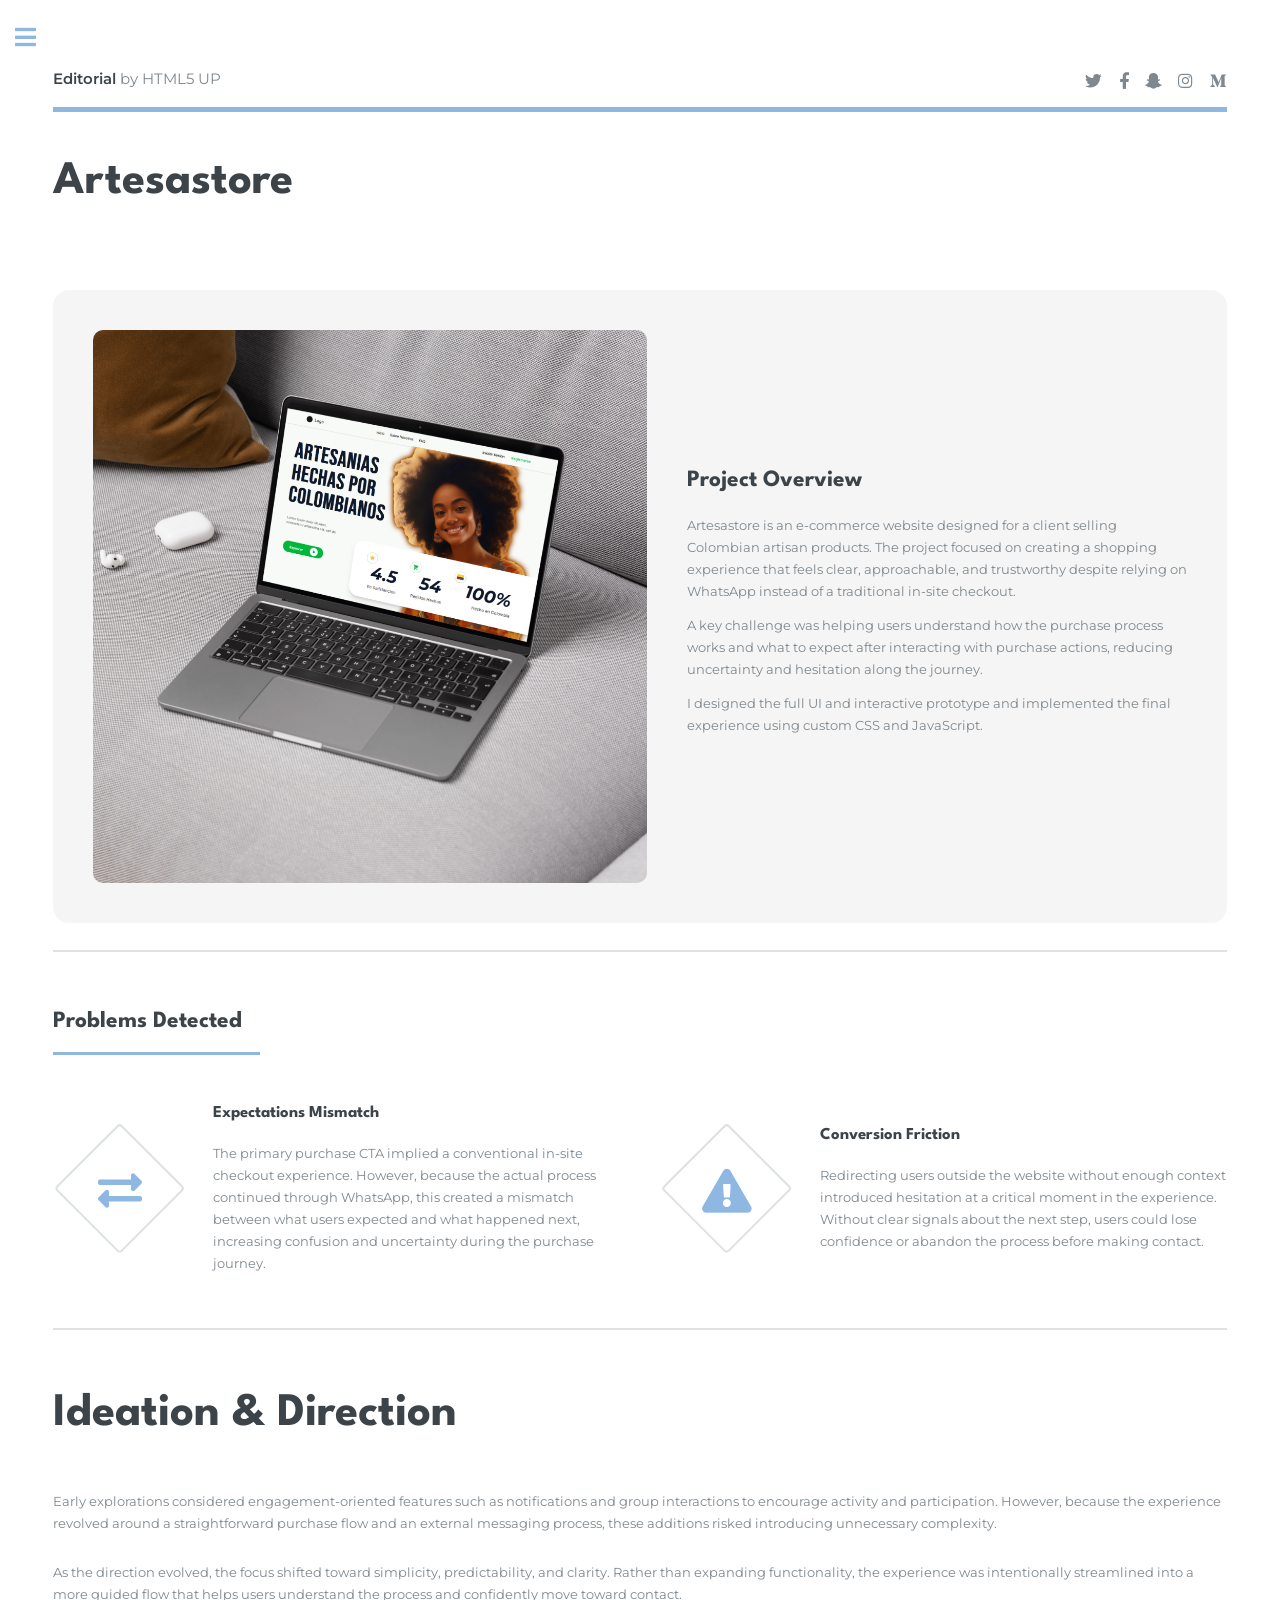
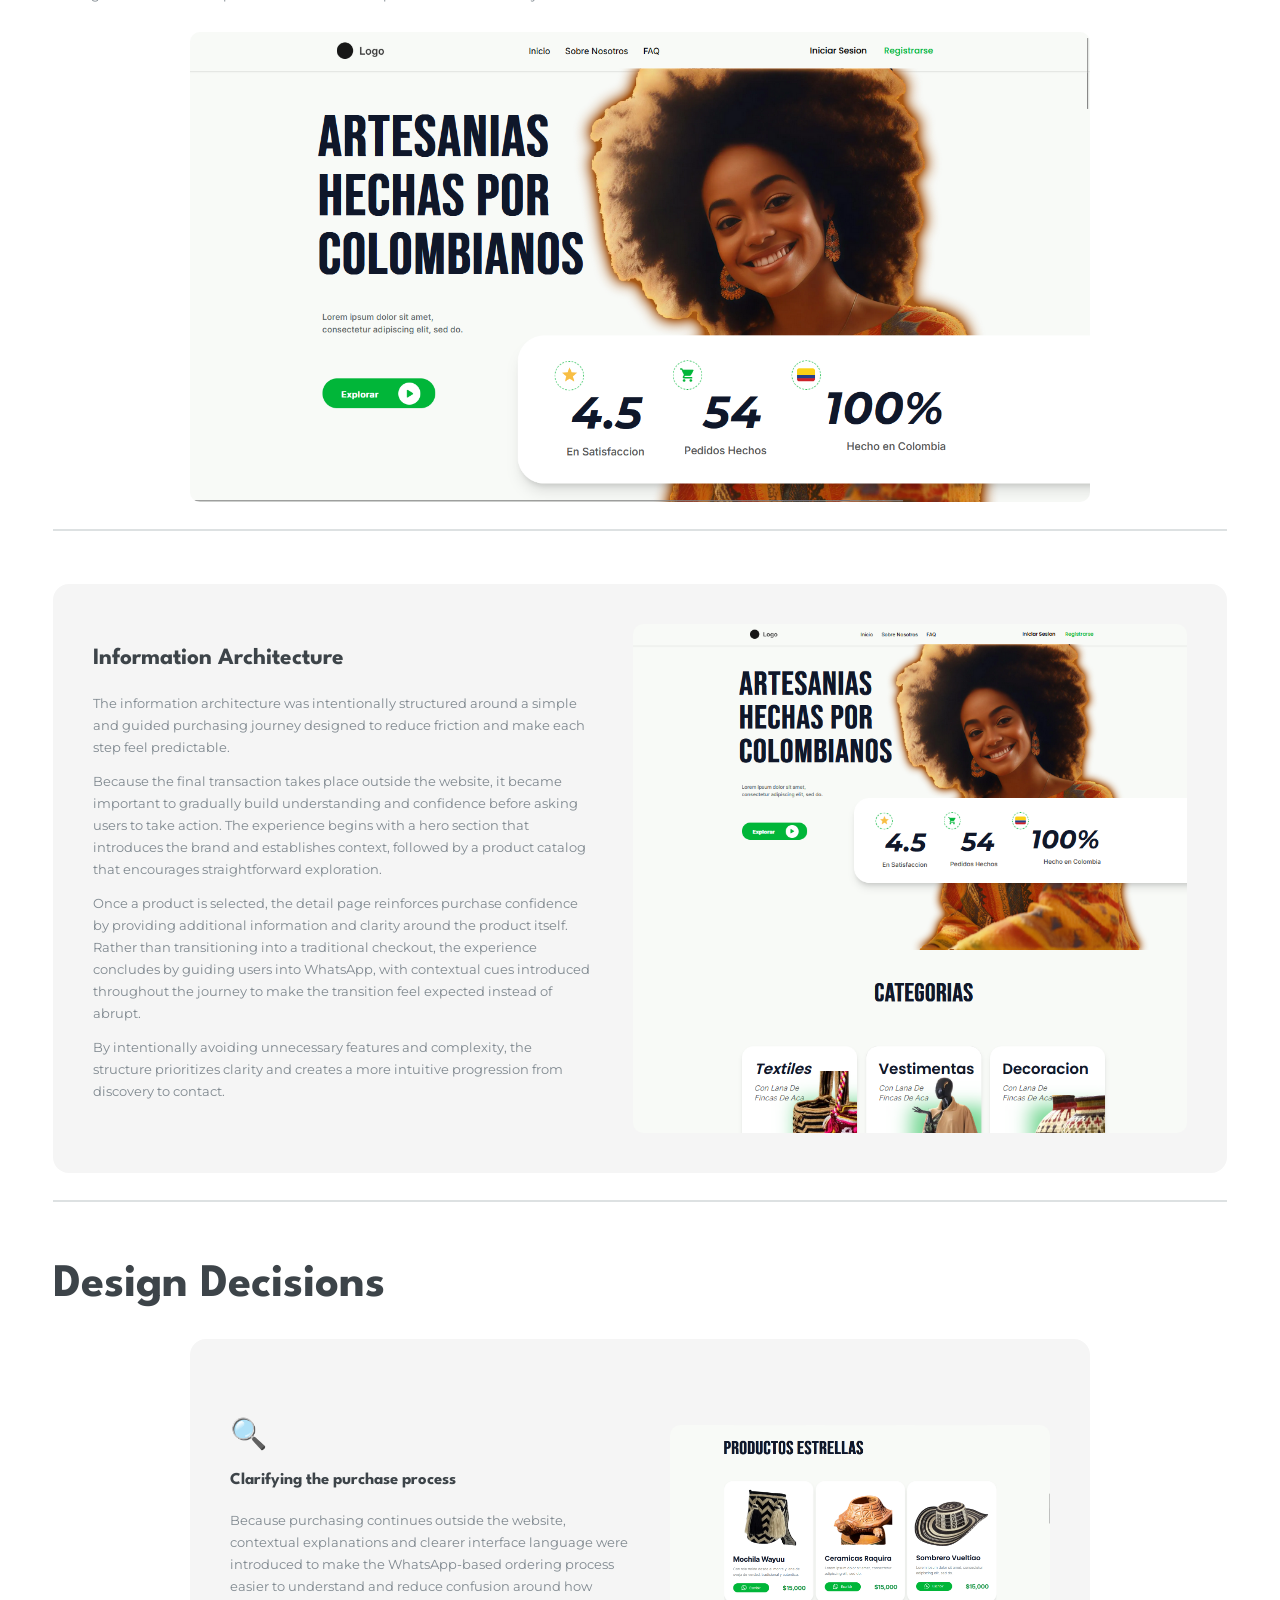
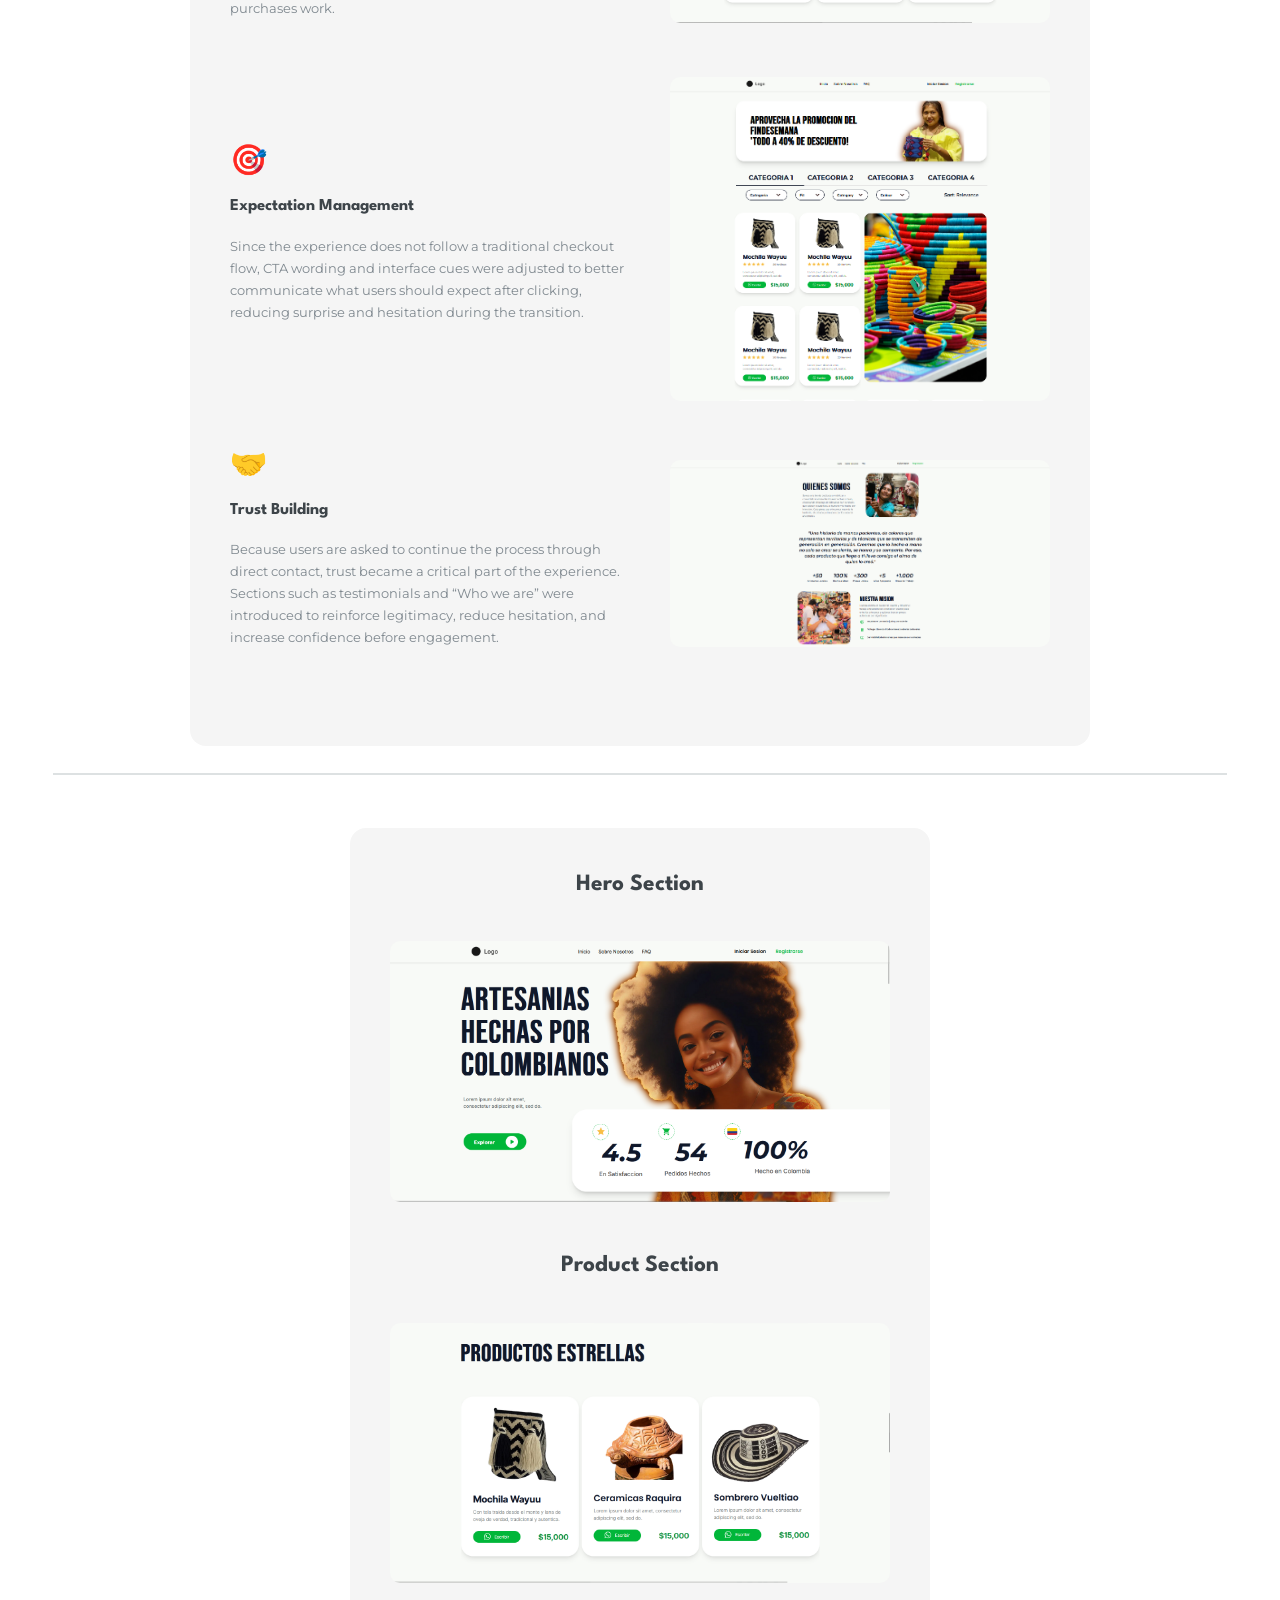
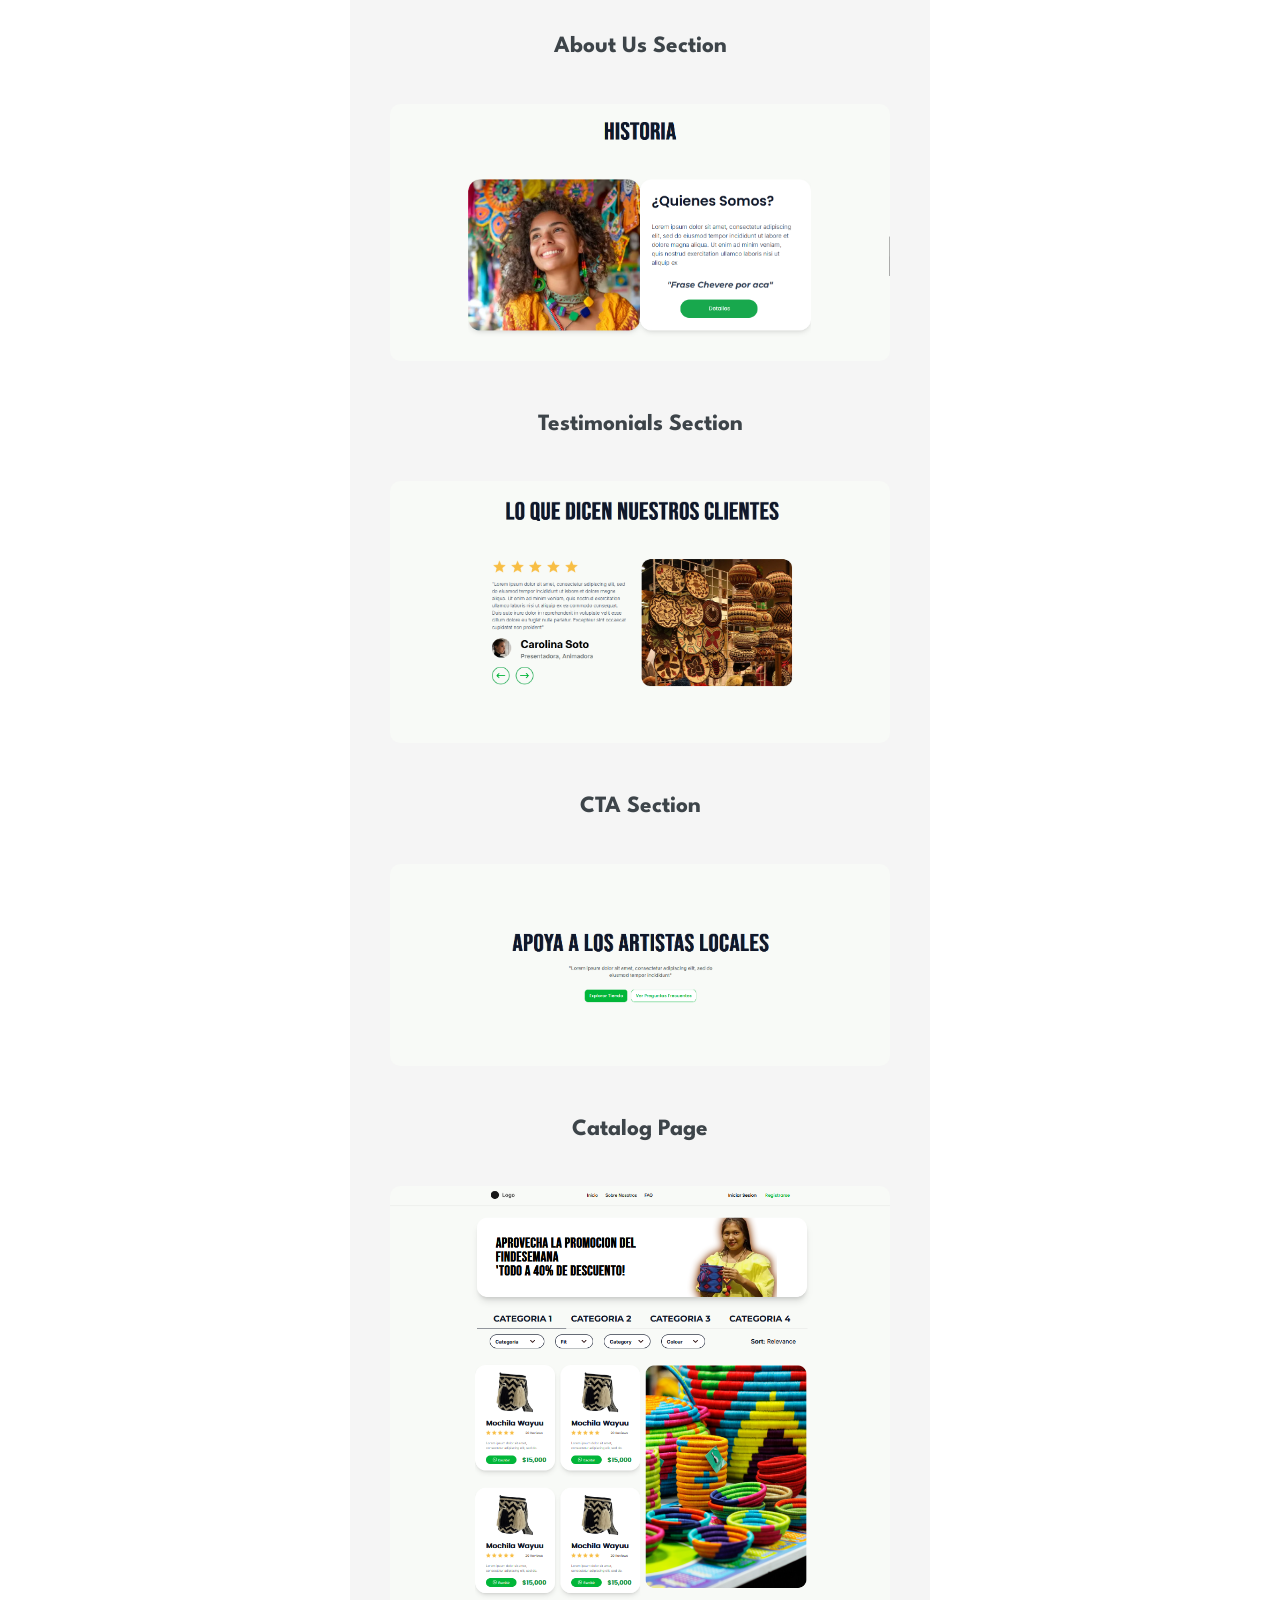
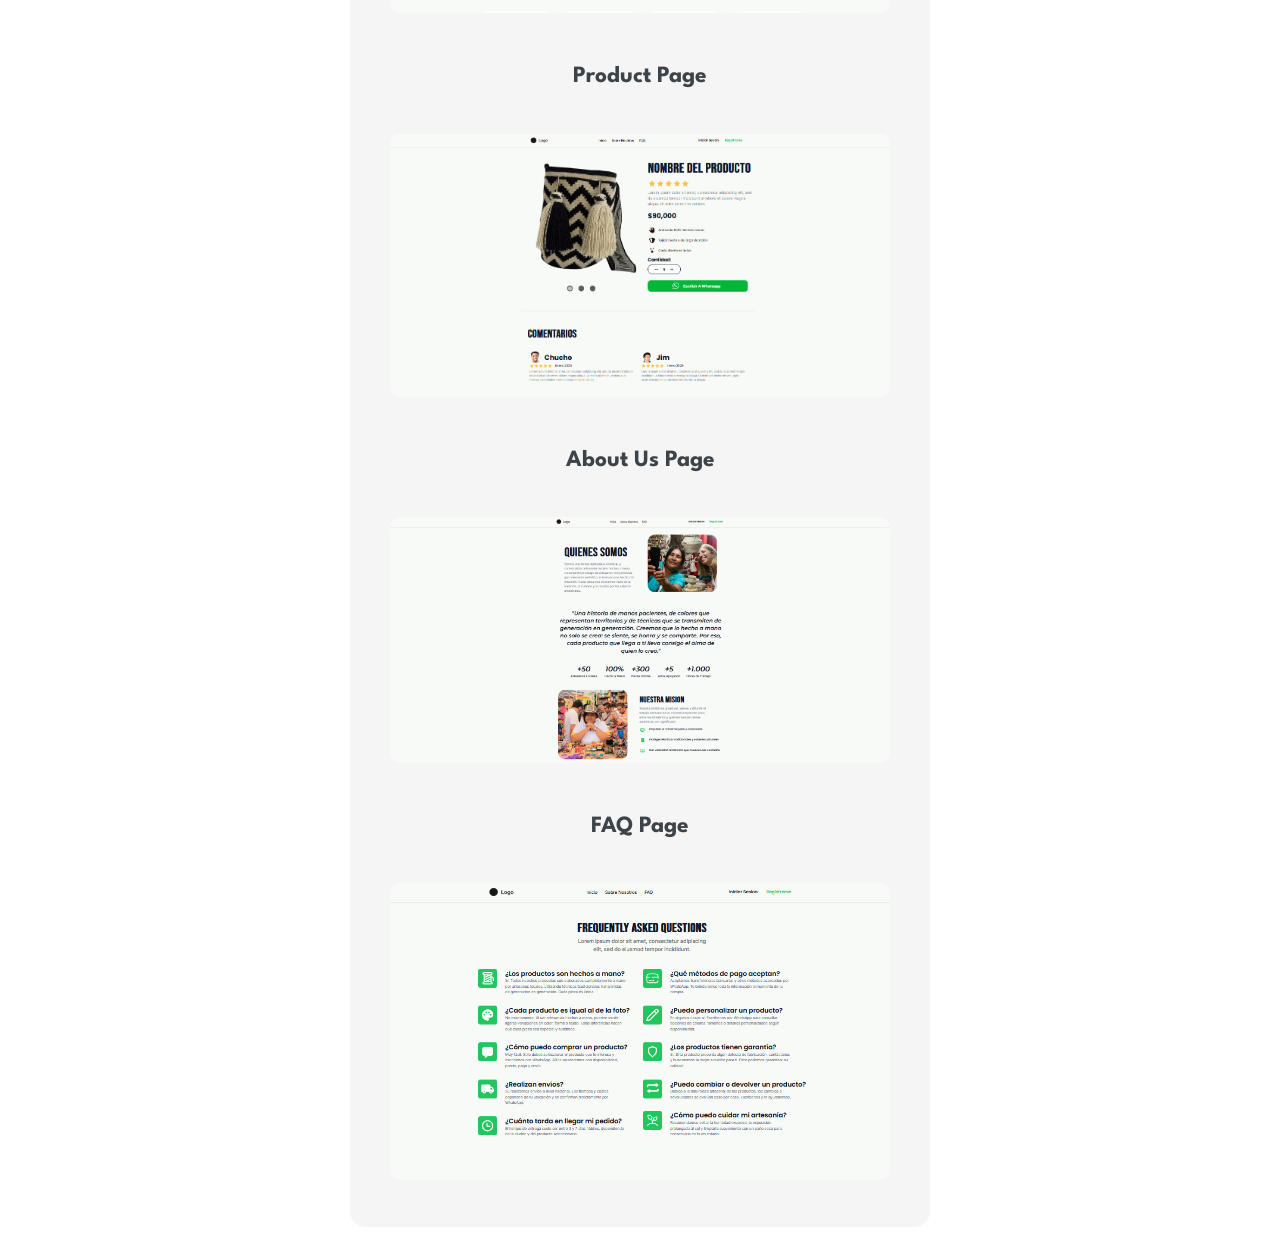
<file: generic.html>
<!DOCTYPE HTML>
<!--
	Editorial by HTML5 UP
	html5up.net | @ajlkn
	Free for personal and commercial use under the CCA 3.0 license (html5up.net/license)
-->
<html>
	<head>
		<title>Jared Caballero | UX/UI Designer</title>
		<meta charset="utf-8" />
		<meta name="viewport" content="width=device-width, initial-scale=1, user-scalable=no" />
		<link rel="stylesheet" href="assets/css/main.css" />
	</head>
	<body class="is-preload">

		<!-- Wrapper -->
			<div id="wrapper">

				<!-- Main -->
					<div id="main">
						<div class="inner">

							<!-- Header -->
								<header id="header">
									<a href="index.html" class="logo"><strong>Editorial</strong> by HTML5 UP</a>
									<ul class="icons">
										<li><a href="#" class="icon brands fa-twitter"><span class="label">Twitter</span></a></li>
										<li><a href="#" class="icon brands fa-facebook-f"><span class="label">Facebook</span></a></li>
										<li><a href="#" class="icon brands fa-snapchat-ghost"><span class="label">Snapchat</span></a></li>
										<li><a href="#" class="icon brands fa-instagram"><span class="label">Instagram</span></a></li>
										<li><a href="#" class="icon brands fa-medium-m"><span class="label">Medium</span></a></li>
									</ul>
								</header>

							<!-- Content -->

									<header class="maindiv">
										<h1>Artesastore</h1>
									</header>

									

									
					
							<section class="project-overview">
                              <div class="overview-container">

    <!-- IZQUIERDA (IMAGEN) -->
                              <div class="overview-image">
                               <img class src="images/ArtesaMockup.png" alt="Proyecto Artesastore">
                            </div>

    <!-- DERECHA (TEXTO) -->
    <div class="overview-text">
      <h2>Project Overview</h2>
      <p>
        Artesastore is an e-commerce website designed for a client selling Colombian artisan products. The project focused on creating a shopping experience that feels clear, approachable, and trustworthy despite relying on WhatsApp instead of a traditional in-site checkout.
      </p>
      <p>
        A key challenge was helping users understand how the purchase process works and what to expect after interacting with purchase actions, reducing uncertainty and hesitation along the journey.
      </p>
      <p>
        I designed the full UI and interactive prototype and implemented the final experience using custom CSS and JavaScript.
      </p>
    </div>

  </div>
</section>
									<section>
									<header class="major">
										<h2>Problems Detected</h2>
									</header>
									<div class="features">
										<article>
											<span class="icon solid fas fa-exchange-alt"></span>
											<div class="content">
												<h3>Expectations Mismatch</h3>
												<p>The primary purchase CTA implied a conventional in-site checkout experience. However, because the actual process continued through WhatsApp, this created a mismatch between what users expected and what happened next, increasing confusion and uncertainty during the purchase journey.</p>
											</div>
										</article>
										<article>
											<span class="icon solid fas fa-exclamation-triangle"></span>
											<div class="content">
												<h3>Conversion Friction</h3>
												<p>Redirecting users outside the website without enough context introduced hesitation at a critical moment in the experience. Without clear signals about the next step, users could lose confidence or abandon the process before making contact.</p>
											</div>
										</article>
									</div>
								</section>

								<section>
									<header class="main">
										<h1>Ideation & Direction</h1>
									</header>
									<p>Early explorations considered engagement-oriented features such as notifications and group interactions to encourage activity and participation. However, because the experience revolved around a straightforward purchase flow and an external messaging process, these additions risked introducing unnecessary complexity.</p>
									<p>As the direction evolved, the focus shifted toward simplicity, predictability, and clarity. Rather than expanding functionality, the experience was intentionally streamlined into a more guided flow that helps users understand the process and confidently move toward contact.</p>
									<div class="overview-image">
										<img src="images/ArtesaHero.png" alt="Mi foto del diseño">
									</div>
									</span>
								</section>
																<!-- Content -->
							<section class="project-overview">
                              <div class="overview-container">


    <!-- DERECHA (TEXTO) -->
    <div class="overview-text">
      <h2>Information Architecture</h2>
      <p>
        The information architecture was intentionally structured around a simple and guided purchasing journey designed to reduce friction and make each step feel predictable.
      </p>
      <p>
        Because the final transaction takes place outside the website, it became important to gradually build understanding and confidence before asking users to take action. The experience begins with a hero section that introduces the brand and establishes context, followed by a product catalog that encourages straightforward exploration.
      </p>
	   <p>
        Once a product is selected, the detail page reinforces purchase confidence by providing additional information and clarity around the product itself. Rather than transitioning into a traditional checkout, the experience concludes by guiding users into WhatsApp, with contextual cues introduced throughout the journey to make the transition feel expected instead of abrupt.
      </p>
		<p>
			By intentionally avoiding unnecessary features and complexity, the structure prioritizes clarity and creates a more intuitive progression from discovery to contact.	
		</p>
    </div>
								      <!-- IZQUIERDA (IMAGEN) -->
                              <div class="overview-image">
                               <img src="images/ArtesaInfo.png" alt="Proyecto Artesastore">
                            </div>

  </div>
</section>
													<!-- DECISIONES GENTE -->
							<section class="design-decisions">

  <h1>Design Decisions</h1>
  <div class="decisions-container">
  <div class="decision-block">

    <!-- IZQUIERDA -->
    <div class="decision-text">
      <div class="icon">🔍</div>
      <h3>Clarifying the purchase process</h3>
      <p>Because purchasing continues outside the website, contextual explanations and clearer interface language were introduced to make the WhatsApp-based ordering process easier to understand and reduce confusion around how purchases work.</p>
    </div>

    <!-- DERECHA -->
    <div class="decision-image">
      <img src="images/ArtesaProducts.png" alt="">
    </div>

  </div>


								  <div class="decision-block">

    <!-- IZQUIERDA -->
    <div class="decision-text">
      <div class="icon">🎯</div>
      <h3>Expectation Management</h3>
      <p>Since the experience does not follow a traditional checkout flow, CTA wording and interface cues were adjusted to better communicate what users should expect after clicking, reducing surprise and hesitation during the transition.</p>
    </div>

    <!-- DERECHA -->
    <div class="decision-image">
      <img src="images/ArtesaCatalog.png" alt="">
    </div>

  </div>

								
								  <div class="decision-block">

    <!-- IZQUIERDA -->
    <div class="decision-text">
      <div class="icon">🤝</div>
      <h3>Trust Building</h3>
      <p>Because users are asked to continue the process through direct contact, trust became a critical part of the experience. Sections such as testimonials and “Who we are” were introduced to reinforce legitimacy, reduce hesitation, and increase confidence before engagement.</p>
    </div>

    <!-- DERECHA -->
    <div class="decision-image">
      <img src="images/ArtesaUs.png" alt="">
    </div>
								  </div>

  </div>


</section>
																	      <!--  RESULTADO FINAL -->
							

<section class="project-overview">
	

	
  <div class="big-container">

    <div class="single-block">
      <h2>Hero Section</h2>
      <img src="images/ArtesaHero.png" alt="">
    </div>

    <div class="single-block">
      <h2>Product Section</h2>
      <img src="images/ArtesaProducts.png" alt="">
    </div>

    <div class="single-block">
      <h2>About Us Section</h2>
      <img src="images/ArtesaHistory.png" alt="">
    </div>

	<div class="single-block">
      <h2>Testimonials Section</h2>
      <img src="images/ArtesaTestimonials.png" alt="">
    </div>

	<div class="single-block">
      <h2>CTA Section</h2>
      <img src="images/ArtesaCTA.png" alt="">
    </div>

	<div class="single-block">
      <h2>Catalog Page</h2>
      <img src="images/ArtesaCatalog.png" alt="">
    </div>

	<div class="single-block">
      <h2>Product Page</h2>
      <img src="images/ArtesaStarP.png" alt="">
    </div>

	<div class="single-block">
      <h2>About Us Page</h2>
      <img src="images/ArtesaUs.png" alt="">
    </div>

	  
	<div class="single-block">
      <h2>FAQ Page</h2>
      <img src="images/ArtesaFAQ.png" alt="">
    </div>

  </div>

</section>

									

								

						</div>
					</div>

				<!-- Sidebar -->
					<div id="sidebar">
						<div class="inner">



							<!-- Menu -->
								<nav id="menu">
									<header class="major">
										<h2>Menu</h2>
									</header>
									<ul>
										<li><a href="index.html">Homepage</a></li>
										<li><a href="generic.html">Artesastore</a></li>
										<li><a href="Ai Intelig.html">AI Intelig</a></li>
										<li><a href="CooEsc.html">Cooperamos Escuela</a></li>
								</nav>

							<!-- Section -->


							<!-- Section -->
								<section>
									<header class="major">
										<h2>Get in touch</h2>
									</header>
									
									<ul class="contact">
										<li class="icon solid fa-envelope"><a href="#">contact.jaredcv@gmail.com</a></li>
										<li class="icon solid fa-phone">(+57) 317-5862447</li>
										<li class="icon solid fa-home">Bucaramanga,Colombia</li>
										
									</ul>
								</section>
							
							<!-- Footer -->
								<footer id="footer">
									<p class="copyright">&copy; Untitled. All rights reserved. Demo Images: <a href="https://unsplash.com">Unsplash</a>. Design: <a href="https://html5up.net">HTML5 UP</a>.</p>
								</footer>

						</div>
					</div>

			</div>

		<!-- Scripts -->
			<script src="assets/js/jquery.min.js"></script>
			<script src="assets/js/browser.min.js"></script>
			<script src="assets/js/breakpoints.min.js"></script>
			<script src="assets/js/util.js"></script>
			<script src="assets/js/main.js"></script>

	</body>
</html>
</file>
<file: assets/css/main.css>
@import url(fontawesome-all.min.css);
@import url("https://fonts.googleapis.com/css2?family=League+Spartan:wght@100..900&display=swap");
@import url('https://fonts.googleapis.com/css2?family=Montserrat:ital,wght@0,100..900;1,100..900&display=swap');

/*
	Editorial by HTML5 UP
	html5up.net | @ajlkn
	Free for personal and commercial use under the CCA 3.0 license (html5up.net/license)
*/
html, body, div, span, applet, object,
iframe, h1, h2, h3, h4, h5, h6, p, blockquote,
pre, a, abbr, acronym, address, big, cite,
code, del, dfn, em, img, ins, kbd, q, s, samp,
small, strike, strong, sub, sup, tt, var, b,
u, i, center, dl, dt, dd, ol, ul, li, fieldset,
form, label, legend, table, caption, tbody,
tfoot, thead, tr, th, td, article, aside,
canvas, details, embed, figure, figcaption,
footer, header, hgroup, menu, nav, output, ruby,
section, summary, time, mark, audio, video {
  margin: 0;
  padding: 0;
  border: 0;
  font-size: 100%;
  font: inherit;
  vertical-align: baseline; }

article, aside, details, figcaption, figure,
footer, header, hgroup, menu, nav, section {
  display: block; }

body {
  line-height: 1; }

ol, ul {
  list-style: none; }

blockquote, q {
  quotes: none; }
  blockquote:before, blockquote:after, q:before, q:after {
    content: '';
    content: none; }

table {
  border-collapse: collapse;
  border-spacing: 0; }

body {
  -webkit-text-size-adjust: none; }

mark {
  background-color: transparent;
  color: inherit; }

input::-moz-focus-inner {
  border: 0;
  padding: 0; }

input, select, textarea {
  -moz-appearance: none;
  -webkit-appearance: none;
  -ms-appearance: none;
  appearance: none; }

/* Basic */
@-ms-viewport {
  width: device-width; }

body {
  -ms-overflow-style: scrollbar; }

@media screen and (max-width: 480px) {
  html, body {
    min-width: 320px; } }

html {
  box-sizing: border-box; }

*, *:before, *:after {
  box-sizing: inherit; }

body {
  background: #ffffff; }
  body.is-preload *, body.is-preload *:before, body.is-preload *:after, body.is-resizing *, body.is-resizing *:before, body.is-resizing *:after {
    -moz-animation: none !important;
    -webkit-animation: none !important;
    -ms-animation: none !important;
    animation: none !important;
    -moz-transition: none !important;
    -webkit-transition: none !important;
    -ms-transition: none !important;
    transition: none !important; }

/* Type */
body, input, select, textarea {
  color: #7f888f;
  font-family: "Montserrat", sans-serif;
  font-size: 13pt;
  font-weight: 400;
  line-height: 1.65; }
  @media screen and (max-width: 1680px) {
    body, input, select, textarea {
      font-size: 11pt; } }
  @media screen and (max-width: 1280px) {
    body, input, select, textarea {
      font-size: 10pt; } }
  @media screen and (max-width: 360px) {
    body, input, select, textarea {
      font-size: 9pt; } }

a {
	font-family: "Montserrat", sans-serif !important;
  -moz-transition: color 0.2s ease-in-out, border-bottom-color 0.2s ease-in-out;
  -webkit-transition: color 0.2s ease-in-out, border-bottom-color 0.2s ease-in-out;
  -ms-transition: color 0.2s ease-in-out, border-bottom-color 0.2s ease-in-out;
  transition: color 0.2s ease-in-out, border-bottom-color 0.2s ease-in-out;
  border-bottom: dotted 1px;
  color: #8eb8e2;
  text-decoration: none; }
  a:hover {
    border-bottom-color: #8eb8e2;
    color: #8eb8e2 !important; }
    a:hover strong {
      color: inherit; }

strong, b {
  color: #3d4449;
  font-weight: 600; }

em, i {
  font-style: italic; }

p {
  margin: 0 0 2em 0; }

h1, h2, h3, h4, h5, h6 {
  color: #3d4449;
  font-family: "League Spartan", sans-serif;
  font-weight: 700;
  line-height: 1.5;
  margin: 0 0 1em 0; }
  h1 a, h2 a, h3 a, h4 a, h5 a, h6 a {
    color: inherit;
    text-decoration: none;
    border-bottom: 0; }

h1 {
  font-size: 4em;
  margin: 0 0 0.5em 0;
  line-height: 1.3; }

h2 {
  font-size: 1.75em; }

h3 {
  font-size: 1.25em; }

h4 {
  font-size: 1.1em; }

h5 {
  font-size: 0.9em; }

h6 {
  font-size: 0.7em; }

@media screen and (max-width: 1680px) {
  h1 {
    font-size: 3.5em; } }

@media screen and (max-width: 980px) {
  h1 {
    font-size: 3.25em; } }

@media screen and (max-width: 736px) {
  h1 {
    font-size: 2em;
    line-height: 1.4; }
  h2 {
    font-size: 1.5em; } }

sub {
  font-size: 0.8em;
  position: relative;
  top: 0.5em; }

sup {
  font-size: 0.8em;
  position: relative;
  top: -0.5em; }

blockquote {
  border-left: solid 3px rgba(210, 215, 217, 0.75);
  font-style: italic;
  margin: 0 0 2em 0;
  padding: 0.5em 0 0.5em 2em; }

code {
  background: rgba(230, 235, 237, 0.25);
  border-radius: 0.375em;
  border: solid 1px rgba(210, 215, 217, 0.75);
  font-family: "League Spartan", sans-serif;
  font-size: 0.9em;
  margin: 0 0.25em;
  padding: 0.25em 0.65em; }

pre {
  -webkit-overflow-scrolling: touch;
  font-family: "League Spartan", sans-serif;
  font-size: 0.9em;
  margin: 0 0 2em 0; }
  pre code {
    display: block;
    line-height: 1.75;
    padding: 1em 1.5em;
    overflow-x: auto; }

hr {
  border: 0;
  border-bottom: solid 1px rgba(210, 215, 217, 0.75);
  margin: 2em 0; }
  hr.major {
    margin: 3em 0; }

.align-left {
  text-align: left; }

.align-center {
  text-align: center; }

.align-right {
  text-align: right; }

/* Row */
.row {
  display: flex;
  flex-wrap: wrap;
  box-sizing: border-box;
  align-items: stretch; }
  .row > * {
    box-sizing: border-box; }
  .row.gtr-uniform > * > :last-child {
    margin-bottom: 0; }
  .row.aln-left {
    justify-content: flex-start; }
  .row.aln-center {
    justify-content: center; }
  .row.aln-right {
    justify-content: flex-end; }
  .row.aln-top {
    align-items: flex-start; }
  .row.aln-middle {
    align-items: center; }
  .row.aln-bottom {
    align-items: flex-end; }
  .row > .imp {
    order: -1; }
  .row > .col-1 {
    width: 8.33333%; }
  .row > .off-1 {
    margin-left: 8.33333%; }
  .row > .col-2 {
    width: 16.66667%; }
  .row > .off-2 {
    margin-left: 16.66667%; }
  .row > .col-3 {
    width: 25%; }
  .row > .off-3 {
    margin-left: 25%; }
  .row > .col-4 {
    width: 33.33333%; }
  .row > .off-4 {
    margin-left: 33.33333%; }
  .row > .col-5 {
    width: 41.66667%; }
  .row > .off-5 {
    margin-left: 41.66667%; }
  .row > .col-6 {
    width: 50%; }
  .row > .off-6 {
    margin-left: 50%; }
  .row > .col-7 {
    width: 58.33333%; }
  .row > .off-7 {
    margin-left: 58.33333%; }
  .row > .col-8 {
    width: 66.66667%; }
  .row > .off-8 {
    margin-left: 66.66667%; }
  .row > .col-9 {
    width: 75%; }
  .row > .off-9 {
    margin-left: 75%; }
  .row > .col-10 {
    width: 83.33333%; }
  .row > .off-10 {
    margin-left: 83.33333%; }
  .row > .col-11 {
    width: 91.66667%; }
  .row > .off-11 {
    margin-left: 91.66667%; }
  .row > .col-12 {
    width: 100%; }
  .row > .off-12 {
    margin-left: 100%; }
  .row.gtr-0 {
    margin-top: 0;
    margin-left: 0em; }
    .row.gtr-0 > * {
      padding: 0 0 0 0em; }
    .row.gtr-0.gtr-uniform {
      margin-top: 0em; }
      .row.gtr-0.gtr-uniform > * {
        padding-top: 0em; }
  .row.gtr-25 {
    margin-top: 0;
    margin-left: -0.375em; }
    .row.gtr-25 > * {
      padding: 0 0 0 0.375em; }
    .row.gtr-25.gtr-uniform {
      margin-top: -0.375em; }
      .row.gtr-25.gtr-uniform > * {
        padding-top: 0.375em; }
  .row.gtr-50 {
    margin-top: 0;
    margin-left: -0.75em; }
    .row.gtr-50 > * {
      padding: 0 0 0 0.75em; }
    .row.gtr-50.gtr-uniform {
      margin-top: -0.75em; }
      .row.gtr-50.gtr-uniform > * {
        padding-top: 0.75em; }
  .row {
    margin-top: 0;
    margin-left: -1.5em; }
    .row > * {
      padding: 0 0 0 1.5em; }
    .row.gtr-uniform {
      margin-top: -1.5em; }
      .row.gtr-uniform > * {
        padding-top: 1.5em; }
  .row.gtr-150 {
    margin-top: 0;
    margin-left: -2.25em; }
    .row.gtr-150 > * {
      padding: 0 0 0 2.25em; }
    .row.gtr-150.gtr-uniform {
      margin-top: -2.25em; }
      .row.gtr-150.gtr-uniform > * {
        padding-top: 2.25em; }
  .row.gtr-200 {
    margin-top: 0;
    margin-left: -3em; }
    .row.gtr-200 > * {
      padding: 0 0 0 3em; }
    .row.gtr-200.gtr-uniform {
      margin-top: -3em; }
      .row.gtr-200.gtr-uniform > * {
        padding-top: 3em; }
  @media screen and (max-width: 1680px) {
    .row {
      display: flex;
      flex-wrap: wrap;
      box-sizing: border-box;
      align-items: stretch; }
      .row > * {
        box-sizing: border-box; }
      .row.gtr-uniform > * > :last-child {
        margin-bottom: 0; }
      .row.aln-left {
        justify-content: flex-start; }
      .row.aln-center {
        justify-content: center; }
      .row.aln-right {
        justify-content: flex-end; }
      .row.aln-top {
        align-items: flex-start; }
      .row.aln-middle {
        align-items: center; }
      .row.aln-bottom {
        align-items: flex-end; }
      .row > .imp-xlarge {
        order: -1; }
      .row > .col-1-xlarge {
        width: 8.33333%; }
      .row > .off-1-xlarge {
        margin-left: 8.33333%; }
      .row > .col-2-xlarge {
        width: 16.66667%; }
      .row > .off-2-xlarge {
        margin-left: 16.66667%; }
      .row > .col-3-xlarge {
        width: 25%; }
      .row > .off-3-xlarge {
        margin-left: 25%; }
      .row > .col-4-xlarge {
        width: 33.33333%; }
      .row > .off-4-xlarge {
        margin-left: 33.33333%; }
      .row > .col-5-xlarge {
        width: 41.66667%; }
      .row > .off-5-xlarge {
        margin-left: 41.66667%; }
      .row > .col-6-xlarge {
        width: 50%; }
      .row > .off-6-xlarge {
        margin-left: 50%; }
      .row > .col-7-xlarge {
        width: 58.33333%; }
      .row > .off-7-xlarge {
        margin-left: 58.33333%; }
      .row > .col-8-xlarge {
        width: 66.66667%; }
      .row > .off-8-xlarge {
        margin-left: 66.66667%; }
      .row > .col-9-xlarge {
        width: 75%; }
      .row > .off-9-xlarge {
        margin-left: 75%; }
      .row > .col-10-xlarge {
        width: 83.33333%; }
      .row > .off-10-xlarge {
        margin-left: 83.33333%; }
      .row > .col-11-xlarge {
        width: 91.66667%; }
      .row > .off-11-xlarge {
        margin-left: 91.66667%; }
      .row > .col-12-xlarge {
        width: 100%; }
      .row > .off-12-xlarge {
        margin-left: 100%; }
      .row.gtr-0 {
        margin-top: 0;
        margin-left: 0em; }
        .row.gtr-0 > * {
          padding: 0 0 0 0em; }
        .row.gtr-0.gtr-uniform {
          margin-top: 0em; }
          .row.gtr-0.gtr-uniform > * {
            padding-top: 0em; }
      .row.gtr-25 {
        margin-top: 0;
        margin-left: -0.375em; }
        .row.gtr-25 > * {
          padding: 0 0 0 0.375em; }
        .row.gtr-25.gtr-uniform {
          margin-top: -0.375em; }
          .row.gtr-25.gtr-uniform > * {
            padding-top: 0.375em; }
      .row.gtr-50 {
        margin-top: 0;
        margin-left: -0.75em; }
        .row.gtr-50 > * {
          padding: 0 0 0 0.75em; }
        .row.gtr-50.gtr-uniform {
          margin-top: -0.75em; }
          .row.gtr-50.gtr-uniform > * {
            padding-top: 0.75em; }
      .row {
        margin-top: 0;
        margin-left: -1.5em; }
        .row > * {
          padding: 0 0 0 1.5em; }
        .row.gtr-uniform {
          margin-top: -1.5em; }
          .row.gtr-uniform > * {
            padding-top: 1.5em; }
      .row.gtr-150 {
        margin-top: 0;
        margin-left: -2.25em; }
        .row.gtr-150 > * {
          padding: 0 0 0 2.25em; }
        .row.gtr-150.gtr-uniform {
          margin-top: -2.25em; }
          .row.gtr-150.gtr-uniform > * {
            padding-top: 2.25em; }
      .row.gtr-200 {
        margin-top: 0;
        margin-left: -3em; }
        .row.gtr-200 > * {
          padding: 0 0 0 3em; }
        .row.gtr-200.gtr-uniform {
          margin-top: -3em; }
          .row.gtr-200.gtr-uniform > * {
            padding-top: 3em; } }
  @media screen and (max-width: 1280px) {
    .row {
      display: flex;
      flex-wrap: wrap;
      box-sizing: border-box;
      align-items: stretch; }
      .row > * {
        box-sizing: border-box; }
      .row.gtr-uniform > * > :last-child {
        margin-bottom: 0; }
      .row.aln-left {
        justify-content: flex-start; }
      .row.aln-center {
        justify-content: center; }
      .row.aln-right {
        justify-content: flex-end; }
      .row.aln-top {
        align-items: flex-start; }
      .row.aln-middle {
        align-items: center; }
      .row.aln-bottom {
        align-items: flex-end; }
      .row > .imp-large {
        order: -1; }
      .row > .col-1-large {
        width: 8.33333%; }
      .row > .off-1-large {
        margin-left: 8.33333%; }
      .row > .col-2-large {
        width: 16.66667%; }
      .row > .off-2-large {
        margin-left: 16.66667%; }
      .row > .col-3-large {
        width: 25%; }
      .row > .off-3-large {
        margin-left: 25%; }
      .row > .col-4-large {
        width: 33.33333%; }
      .row > .off-4-large {
        margin-left: 33.33333%; }
      .row > .col-5-large {
        width: 41.66667%; }
      .row > .off-5-large {
        margin-left: 41.66667%; }
      .row > .col-6-large {
        width: 50%; }
      .row > .off-6-large {
        margin-left: 50%; }
      .row > .col-7-large {
        width: 58.33333%; }
      .row > .off-7-large {
        margin-left: 58.33333%; }
      .row > .col-8-large {
        width: 66.66667%; }
      .row > .off-8-large {
        margin-left: 66.66667%; }
      .row > .col-9-large {
        width: 75%; }
      .row > .off-9-large {
        margin-left: 75%; }
      .row > .col-10-large {
        width: 83.33333%; }
      .row > .off-10-large {
        margin-left: 83.33333%; }
      .row > .col-11-large {
        width: 91.66667%; }
      .row > .off-11-large {
        margin-left: 91.66667%; }
      .row > .col-12-large {
        width: 100%; }
      .row > .off-12-large {
        margin-left: 100%; }
      .row.gtr-0 {
        margin-top: 0;
        margin-left: 0em; }
        .row.gtr-0 > * {
          padding: 0 0 0 0em; }
        .row.gtr-0.gtr-uniform {
          margin-top: 0em; }
          .row.gtr-0.gtr-uniform > * {
            padding-top: 0em; }
      .row.gtr-25 {
        margin-top: 0;
        margin-left: -0.375em; }
        .row.gtr-25 > * {
          padding: 0 0 0 0.375em; }
        .row.gtr-25.gtr-uniform {
          margin-top: -0.375em; }
          .row.gtr-25.gtr-uniform > * {
            padding-top: 0.375em; }
      .row.gtr-50 {
        margin-top: 0;
        margin-left: -0.75em; }
        .row.gtr-50 > * {
          padding: 0 0 0 0.75em; }
        .row.gtr-50.gtr-uniform {
          margin-top: -0.75em; }
          .row.gtr-50.gtr-uniform > * {
            padding-top: 0.75em; }
      .row {
        margin-top: 0;
        margin-left: -1.5em; }
        .row > * {
          padding: 0 0 0 1.5em; }
        .row.gtr-uniform {
          margin-top: -1.5em; }
          .row.gtr-uniform > * {
            padding-top: 1.5em; }
      .row.gtr-150 {
        margin-top: 0;
        margin-left: -2.25em; }
        .row.gtr-150 > * {
          padding: 0 0 0 2.25em; }
        .row.gtr-150.gtr-uniform {
          margin-top: -2.25em; }
          .row.gtr-150.gtr-uniform > * {
            padding-top: 2.25em; }
      .row.gtr-200 {
        margin-top: 0;
        margin-left: -3em; }
        .row.gtr-200 > * {
          padding: 0 0 0 3em; }
        .row.gtr-200.gtr-uniform {
          margin-top: -3em; }
          .row.gtr-200.gtr-uniform > * {
            padding-top: 3em; } }
  @media screen and (max-width: 980px) {
    .row {
      display: flex;
      flex-wrap: wrap;
      box-sizing: border-box;
      align-items: stretch; }
      .row > * {
        box-sizing: border-box; }
      .row.gtr-uniform > * > :last-child {
        margin-bottom: 0; }
      .row.aln-left {
        justify-content: flex-start; }
      .row.aln-center {
        justify-content: center; }
      .row.aln-right {
        justify-content: flex-end; }
      .row.aln-top {
        align-items: flex-start; }
      .row.aln-middle {
        align-items: center; }
      .row.aln-bottom {
        align-items: flex-end; }
      .row > .imp-medium {
        order: -1; }
      .row > .col-1-medium {
        width: 8.33333%; }
      .row > .off-1-medium {
        margin-left: 8.33333%; }
      .row > .col-2-medium {
        width: 16.66667%; }
      .row > .off-2-medium {
        margin-left: 16.66667%; }
      .row > .col-3-medium {
        width: 25%; }
      .row > .off-3-medium {
        margin-left: 25%; }
      .row > .col-4-medium {
        width: 33.33333%; }
      .row > .off-4-medium {
        margin-left: 33.33333%; }
      .row > .col-5-medium {
        width: 41.66667%; }
      .row > .off-5-medium {
        margin-left: 41.66667%; }
      .row > .col-6-medium {
        width: 50%; }
      .row > .off-6-medium {
        margin-left: 50%; }
      .row > .col-7-medium {
        width: 58.33333%; }
      .row > .off-7-medium {
        margin-left: 58.33333%; }
      .row > .col-8-medium {
        width: 66.66667%; }
      .row > .off-8-medium {
        margin-left: 66.66667%; }
      .row > .col-9-medium {
        width: 75%; }
      .row > .off-9-medium {
        margin-left: 75%; }
      .row > .col-10-medium {
        width: 83.33333%; }
      .row > .off-10-medium {
        margin-left: 83.33333%; }
      .row > .col-11-medium {
        width: 91.66667%; }
      .row > .off-11-medium {
        margin-left: 91.66667%; }
      .row > .col-12-medium {
        width: 100%; }
      .row > .off-12-medium {
        margin-left: 100%; }
      .row.gtr-0 {
        margin-top: 0;
        margin-left: 0em; }
        .row.gtr-0 > * {
          padding: 0 0 0 0em; }
        .row.gtr-0.gtr-uniform {
          margin-top: 0em; }
          .row.gtr-0.gtr-uniform > * {
            padding-top: 0em; }
      .row.gtr-25 {
        margin-top: 0;
        margin-left: -0.375em; }
        .row.gtr-25 > * {
          padding: 0 0 0 0.375em; }
        .row.gtr-25.gtr-uniform {
          margin-top: -0.375em; }
          .row.gtr-25.gtr-uniform > * {
            padding-top: 0.375em; }
      .row.gtr-50 {
        margin-top: 0;
        margin-left: -0.75em; }
        .row.gtr-50 > * {
          padding: 0 0 0 0.75em; }
        .row.gtr-50.gtr-uniform {
          margin-top: -0.75em; }
          .row.gtr-50.gtr-uniform > * {
            padding-top: 0.75em; }
      .row {
        margin-top: 0;
        margin-left: -1.5em; }
        .row > * {
          padding: 0 0 0 1.5em; }
        .row.gtr-uniform {
          margin-top: -1.5em; }
          .row.gtr-uniform > * {
            padding-top: 1.5em; }
      .row.gtr-150 {
        margin-top: 0;
        margin-left: -2.25em; }
        .row.gtr-150 > * {
          padding: 0 0 0 2.25em; }
        .row.gtr-150.gtr-uniform {
          margin-top: -2.25em; }
          .row.gtr-150.gtr-uniform > * {
            padding-top: 2.25em; }
      .row.gtr-200 {
        margin-top: 0;
        margin-left: -3em; }
        .row.gtr-200 > * {
          padding: 0 0 0 3em; }
        .row.gtr-200.gtr-uniform {
          margin-top: -3em; }
          .row.gtr-200.gtr-uniform > * {
            padding-top: 3em; } }
  @media screen and (max-width: 736px) {
    .row {
      display: flex;
      flex-wrap: wrap;
      box-sizing: border-box;
      align-items: stretch; }
      .row > * {
        box-sizing: border-box; }
      .row.gtr-uniform > * > :last-child {
        margin-bottom: 0; }
      .row.aln-left {
        justify-content: flex-start; }
      .row.aln-center {
        justify-content: center; }
      .row.aln-right {
        justify-content: flex-end; }
      .row.aln-top {
        align-items: flex-start; }
      .row.aln-middle {
        align-items: center; }
      .row.aln-bottom {
        align-items: flex-end; }
      .row > .imp-small {
        order: -1; }
      .row > .col-1-small {
        width: 8.33333%; }
      .row > .off-1-small {
        margin-left: 8.33333%; }
      .row > .col-2-small {
        width: 16.66667%; }
      .row > .off-2-small {
        margin-left: 16.66667%; }
      .row > .col-3-small {
        width: 25%; }
      .row > .off-3-small {
        margin-left: 25%; }
      .row > .col-4-small {
        width: 33.33333%; }
      .row > .off-4-small {
        margin-left: 33.33333%; }
      .row > .col-5-small {
        width: 41.66667%; }
      .row > .off-5-small {
        margin-left: 41.66667%; }
      .row > .col-6-small {
        width: 50%; }
      .row > .off-6-small {
        margin-left: 50%; }
      .row > .col-7-small {
        width: 58.33333%; }
      .row > .off-7-small {
        margin-left: 58.33333%; }
      .row > .col-8-small {
        width: 66.66667%; }
      .row > .off-8-small {
        margin-left: 66.66667%; }
      .row > .col-9-small {
        width: 75%; }
      .row > .off-9-small {
        margin-left: 75%; }
      .row > .col-10-small {
        width: 83.33333%; }
      .row > .off-10-small {
        margin-left: 83.33333%; }
      .row > .col-11-small {
        width: 91.66667%; }
      .row > .off-11-small {
        margin-left: 91.66667%; }
      .row > .col-12-small {
        width: 100%; }
      .row > .off-12-small {
        margin-left: 100%; }
      .row.gtr-0 {
        margin-top: 0;
        margin-left: 0em; }
        .row.gtr-0 > * {
          padding: 0 0 0 0em; }
        .row.gtr-0.gtr-uniform {
          margin-top: 0em; }
          .row.gtr-0.gtr-uniform > * {
            padding-top: 0em; }
      .row.gtr-25 {
        margin-top: 0;
        margin-left: -0.375em; }
        .row.gtr-25 > * {
          padding: 0 0 0 0.375em; }
        .row.gtr-25.gtr-uniform {
          margin-top: -0.375em; }
          .row.gtr-25.gtr-uniform > * {
            padding-top: 0.375em; }
      .row.gtr-50 {
        margin-top: 0;
        margin-left: -0.75em; }
        .row.gtr-50 > * {
          padding: 0 0 0 0.75em; }
        .row.gtr-50.gtr-uniform {
          margin-top: -0.75em; }
          .row.gtr-50.gtr-uniform > * {
            padding-top: 0.75em; }
      .row {
        margin-top: 0;
        margin-left: -1.5em; }
        .row > * {
          padding: 0 0 0 1.5em; }
        .row.gtr-uniform {
          margin-top: -1.5em; }
          .row.gtr-uniform > * {
            padding-top: 1.5em; }
      .row.gtr-150 {
        margin-top: 0;
        margin-left: -2.25em; }
        .row.gtr-150 > * {
          padding: 0 0 0 2.25em; }
        .row.gtr-150.gtr-uniform {
          margin-top: -2.25em; }
          .row.gtr-150.gtr-uniform > * {
            padding-top: 2.25em; }
      .row.gtr-200 {
        margin-top: 0;
        margin-left: -3em; }
        .row.gtr-200 > * {
          padding: 0 0 0 3em; }
        .row.gtr-200.gtr-uniform {
          margin-top: -3em; }
          .row.gtr-200.gtr-uniform > * {
            padding-top: 3em; } }
  @media screen and (max-width: 480px) {
    .row {
      display: flex;
      flex-wrap: wrap;
      box-sizing: border-box;
      align-items: stretch; }
      .row > * {
        box-sizing: border-box; }
      .row.gtr-uniform > * > :last-child {
        margin-bottom: 0; }
      .row.aln-left {
        justify-content: flex-start; }
      .row.aln-center {
        justify-content: center; }
      .row.aln-right {
        justify-content: flex-end; }
      .row.aln-top {
        align-items: flex-start; }
      .row.aln-middle {
        align-items: center; }
      .row.aln-bottom {
        align-items: flex-end; }
      .row > .imp-xsmall {
        order: -1; }
      .row > .col-1-xsmall {
        width: 8.33333%; }
      .row > .off-1-xsmall {
        margin-left: 8.33333%; }
      .row > .col-2-xsmall {
        width: 16.66667%; }
      .row > .off-2-xsmall {
        margin-left: 16.66667%; }
      .row > .col-3-xsmall {
        width: 25%; }
      .row > .off-3-xsmall {
        margin-left: 25%; }
      .row > .col-4-xsmall {
        width: 33.33333%; }
      .row > .off-4-xsmall {
        margin-left: 33.33333%; }
      .row > .col-5-xsmall {
        width: 41.66667%; }
      .row > .off-5-xsmall {
        margin-left: 41.66667%; }
      .row > .col-6-xsmall {
        width: 50%; }
      .row > .off-6-xsmall {
        margin-left: 50%; }
      .row > .col-7-xsmall {
        width: 58.33333%; }
      .row > .off-7-xsmall {
        margin-left: 58.33333%; }
      .row > .col-8-xsmall {
        width: 66.66667%; }
      .row > .off-8-xsmall {
        margin-left: 66.66667%; }
      .row > .col-9-xsmall {
        width: 75%; }
      .row > .off-9-xsmall {
        margin-left: 75%; }
      .row > .col-10-xsmall {
        width: 83.33333%; }
      .row > .off-10-xsmall {
        margin-left: 83.33333%; }
      .row > .col-11-xsmall {
        width: 91.66667%; }
      .row > .off-11-xsmall {
        margin-left: 91.66667%; }
      .row > .col-12-xsmall {
        width: 100%; }
      .row > .off-12-xsmall {
        margin-left: 100%; }
      .row.gtr-0 {
        margin-top: 0;
        margin-left: 0em; }
        .row.gtr-0 > * {
          padding: 0 0 0 0em; }
        .row.gtr-0.gtr-uniform {
          margin-top: 0em; }
          .row.gtr-0.gtr-uniform > * {
            padding-top: 0em; }
      .row.gtr-25 {
        margin-top: 0;
        margin-left: -0.375em; }
        .row.gtr-25 > * {
          padding: 0 0 0 0.375em; }
        .row.gtr-25.gtr-uniform {
          margin-top: -0.375em; }
          .row.gtr-25.gtr-uniform > * {
            padding-top: 0.375em; }
      .row.gtr-50 {
        margin-top: 0;
        margin-left: -0.75em; }
        .row.gtr-50 > * {
          padding: 0 0 0 0.75em; }
        .row.gtr-50.gtr-uniform {
          margin-top: -0.75em; }
          .row.gtr-50.gtr-uniform > * {
            padding-top: 0.75em; }
      .row {
        margin-top: 0;
        margin-left: -1.5em; }
        .row > * {
          padding: 0 0 0 1.5em; }
        .row.gtr-uniform {
          margin-top: -1.5em; }
          .row.gtr-uniform > * {
            padding-top: 1.5em; }
      .row.gtr-150 {
        margin-top: 0;
        margin-left: -2.25em; }
        .row.gtr-150 > * {
          padding: 0 0 0 2.25em; }
        .row.gtr-150.gtr-uniform {
          margin-top: -2.25em; }
          .row.gtr-150.gtr-uniform > * {
            padding-top: 2.25em; }
      .row.gtr-200 {
        margin-top: 0;
        margin-left: -3em; }
        .row.gtr-200 > * {
          padding: 0 0 0 3em; }
        .row.gtr-200.gtr-uniform {
          margin-top: -3em; }
          .row.gtr-200.gtr-uniform > * {
            padding-top: 3em; } }

/* Section/Article */
section.special, article.special {
  text-align: center; }

header p {
  font-family: "League Spartan", sans-serif;
  font-size: 1em;
  font-weight: 400;
  letter-spacing: 0.075em;
  margin-top: -0.5em;
  text-transform: uppercase; }

header.major > :last-child {
  border-bottom: solid 3px #8eb8e2; /*LINEA DE ABAJO DE LA SIDEBAR*/
  display: inline-block;
  margin: 0 0 2em 0;
  padding: 0 0.75em 0.5em 0; }

header.main > :last-child {
  margin: 0 0 1em 0; }

/* Form */
form {
  margin: 0 0 2em 0; }

label {
  color: #3d4449;
  display: block;
  font-size: 0.9em;
  font-weight: 600;
  margin: 0 0 1em 0; }

input[type="text"],
input[type="password"],
input[type="email"],
input[type="tel"],
input[type="search"],
input[type="url"],
select,
textarea {
  -moz-appearance: none;
  -webkit-appearance: none;
  -ms-appearance: none;
  appearance: none;
  background: #ffffff;
  border-radius: 0.375em;
  border: none;
  border: solid 1px rgba(210, 215, 217, 0.75);
  color: inherit;
  display: block;
  outline: 0;
  padding: 0 1em;
  text-decoration: none;
  width: 100%; }
  input[type="text"]:invalid,
  input[type="password"]:invalid,
  input[type="email"]:invalid,
  input[type="tel"]:invalid,
  input[type="search"]:invalid,
  input[type="url"]:invalid,
  select:invalid,
  textarea:invalid {
    box-shadow: none; }
  input[type="text"]:focus,
  input[type="password"]:focus,
  input[type="email"]:focus,
  input[type="tel"]:focus,
  input[type="search"]:focus,
  input[type="url"]:focus,
  select:focus,
  textarea:focus {
    border-color: #f56a6a;
    box-shadow: 0 0 0 1px #f56a6a; }

select {
  background-image: url("data:image/svg+xml;charset=utf8,%3Csvg xmlns='http://www.w3.org/2000/svg' width='40' height='40' preserveAspectRatio='none' viewBox='0 0 40 40'%3E%3Cpath d='M9.4,12.3l10.4,10.4l10.4-10.4c0.2-0.2,0.5-0.4,0.9-0.4c0.3,0,0.6,0.1,0.9,0.4l3.3,3.3c0.2,0.2,0.4,0.5,0.4,0.9 c0,0.4-0.1,0.6-0.4,0.9L20.7,31.9c-0.2,0.2-0.5,0.4-0.9,0.4c-0.3,0-0.6-0.1-0.9-0.4L4.3,17.3c-0.2-0.2-0.4-0.5-0.4-0.9 c0-0.4,0.1-0.6,0.4-0.9l3.3-3.3c0.2-0.2,0.5-0.4,0.9-0.4S9.1,12.1,9.4,12.3z' fill='rgba(210, 215, 217, 0.75)' /%3E%3C/svg%3E");
  background-size: 1.25em;
  background-repeat: no-repeat;
  background-position: calc(100% - 1em) center;
  height: 2.75em;
  padding-right: 2.75em;
  text-overflow: ellipsis; }
  select option {
    color: #3d4449;
    background: #ffffff; }
  select:focus::-ms-value {
    background-color: transparent; }
  select::-ms-expand {
    display: none; }

input[type="text"],
input[type="password"],
input[type="email"],
input[type="tel"],
input[type="search"],
input[type="url"],
select {
  height: 2.75em; }

textarea {
  padding: 0.75em 1em; }

input[type="checkbox"],
input[type="radio"] {
  -moz-appearance: none;
  -webkit-appearance: none;
  -ms-appearance: none;
  appearance: none;
  display: block;
  float: left;
  margin-right: -2em;
  opacity: 0;
  width: 1em;
  z-index: -1; }
  input[type="checkbox"] + label,
  input[type="radio"] + label {
    text-decoration: none;
    color: #7f888f;
    cursor: pointer;
    display: inline-block;
    font-size: 1em;
    font-weight: 400;
    padding-left: 2.4em;
    padding-right: 0.75em;
    position: relative; }
    input[type="checkbox"] + label:before,
    input[type="radio"] + label:before {
      -moz-osx-font-smoothing: grayscale;
      -webkit-font-smoothing: antialiased;
      display: inline-block;
      font-style: normal;
      font-variant: normal;
      text-rendering: auto;
      line-height: 1;
      text-transform: none !important;
      font-family: 'Font Awesome 5 Free';
      font-weight: 900; }
    input[type="checkbox"] + label:before,
    input[type="radio"] + label:before {
      background: #ffffff;
      border-radius: 0.375em;
      border: solid 1px rgba(210, 215, 217, 0.75);
      content: '';
      display: inline-block;
      font-size: 0.8em;
      height: 2.0625em;
      left: 0;
      line-height: 2.0625em;
      position: absolute;
      text-align: center;
      top: 0;
      width: 2.0625em; }
  input[type="checkbox"]:checked + label:before,
  input[type="radio"]:checked + label:before {
    background: #3d4449;
    border-color: #3d4449;
    color: #ffffff;
    content: '\f00c'; }
  input[type="checkbox"]:focus + label:before,
  input[type="radio"]:focus + label:before {
    border-color: #f56a6a;
    box-shadow: 0 0 0 1px #f56a6a; }

input[type="checkbox"] + label:before {
  border-radius: 0.375em; }

input[type="radio"] + label:before {
  border-radius: 100%; }

::-webkit-input-placeholder {
  color: #9fa3a6 !important;
  opacity: 1.0; }

:-moz-placeholder {
  color: #9fa3a6 !important;
  opacity: 1.0; }

::-moz-placeholder {
  color: #9fa3a6 !important;
  opacity: 1.0; }

:-ms-input-placeholder {
  color: #9fa3a6 !important;
  opacity: 1.0; }

/* Box */
.box {
  border-radius: 0.375em;
  border: solid 1px rgba(210, 215, 217, 0.75);
  margin-bottom: 2em;
  padding: 1.5em; }
  .box > :last-child,
  .box > :last-child > :last-child,
  .box > :last-child > :last-child > :last-child {
    margin-bottom: 0; }
  .box.alt {
    border: 0;
    border-radius: 0;
    padding: 0; }

/* Icon */
.icon {
  text-decoration: none;
  border-bottom: none;
  position: relative; }
  .icon:before {
    -moz-osx-font-smoothing: grayscale;
    -webkit-font-smoothing: antialiased;
    display: inline-block;
    font-style: normal;
    font-variant: normal;
    text-rendering: auto;
    line-height: 1;
    text-transform: none !important;
    font-family: 'Font Awesome 5 Free';
    font-weight: 400; }
  .icon > .label {
    display: none; }
  .icon:before {
    line-height: inherit; }
  .icon.solid:before {
    font-weight: 900; }
  .icon.brands:before {
    font-family: 'Font Awesome 5 Brands'; }

/* Image */
.image {
  border-radius: 0.375em;
  border: 0;
  display: inline-block;
  position: relative; }
  .image img {
    border-radius: 0.375em;
    display: block; }
  .image.left, .image.right {
    max-width: 40%; }
    .image.left img, .image.right img {
      width: 100%; }
  .image.left {
    float: left;
    padding: 0 1.5em 1em 0;
    top: 0.25em; }
  .image.right {
    float: right;
    padding: 0 0 1em 1.5em;
    top: 0.25em; }
  .image.fit {
    display: block;
    margin: 0 0 2em 0;
    width: 100%; }
    .image.fit img {
      width: 100%; }
  .image.main {
    display: block;
    margin: 0 0 3em 0;
    width: 100%; }
    .image.main img {
      width: 100%; }

a.image {
  overflow: hidden; }
  a.image img {
    -moz-transition: -moz-transform 0.2s ease;
    -webkit-transition: -webkit-transform 0.2s ease;
    -ms-transition: -ms-transform 0.2s ease;
    transition: transform 0.2s ease; }
  a.image:hover img {
    -moz-transform: scale(1.075);
    -webkit-transform: scale(1.075);
    -ms-transform: scale(1.075);
    transform: scale(1.075); }

/* List */
ol {
  list-style: decimal;
  margin: 0 0 2em 0;
  padding-left: 1.25em; }
  ol li {
    padding-left: 0.25em; }

ul {
  list-style: disc;
  margin: 0 0 2em 0;
  padding-left: 1em; }
  ul li {
    padding-left: 0.5em; }
  ul.alt {
    list-style: none;
    padding-left: 0; }
    ul.alt li {
      border-top: solid 1px rgba(210, 215, 217, 0.75);
      padding: 0.5em 0; }
      ul.alt li:first-child {
        border-top: 0;
        padding-top: 0; }

dl {
  margin: 0 0 2em 0; }
  dl dt {
    display: block;
    font-weight: 600;
    margin: 0 0 1em 0; }
  dl dd {
    margin-left: 2em; }

/* Actions */
ul.actions {
  display: -moz-flex;
  display: -webkit-flex;
  display: -ms-flex;
  display: flex;
	justify-content: center;
  cursor: default;
  list-style: none;
  margin-left: -1em;
  padding-left: 0; }
  ul.actions li {
    padding: 0 0 0 1em;
    vertical-align: middle; }
  ul.actions.special {
    -moz-justify-content: center;
    -webkit-justify-content: center;
    -ms-justify-content: center;
    justify-content: center;
    width: 100%;
    margin-left: 0; }
    ul.actions.special li:first-child {
      padding-left: 0; }
  ul.actions.stacked {
    -moz-flex-direction: column;
    -webkit-flex-direction: column;
    -ms-flex-direction: column;
    flex-direction: column;
    margin-left: 0; }
    ul.actions.stacked li {
      padding: 1.3em 0 0 0; }
      ul.actions.stacked li:first-child {
        padding-top: 0; }
  ul.actions.fit {
    width: calc(100% + 1em); }
    ul.actions.fit li {
      -moz-flex-grow: 1;
      -webkit-flex-grow: 1;
      -ms-flex-grow: 1;
      flex-grow: 1;
      -moz-flex-shrink: 1;
      -webkit-flex-shrink: 1;
      -ms-flex-shrink: 1;
      flex-shrink: 1;
      width: 100%; }
      ul.actions.fit li > * {
        width: 100%; }
    ul.actions.fit.stacked {
      width: 100%; }

/* Icons */
ul.icons {
  cursor: default;
  list-style: none;
  padding-left: 0; }
  ul.icons li {
    display: inline-block;
    padding: 0 1em 0 0; }
    ul.icons li:last-child {
      padding-right: 0; }
    ul.icons li .icon {
      color: inherit; }
      ul.icons li .icon:before {
        font-size: 1.25em; }

/* Contact */
ul.contact {
  list-style: none;
  padding: 0; }
  ul.contact li {
    text-decoration: none;
    border-top: solid 1px rgba(210, 215, 217, 0.75);
    margin: 1.5em 0 0 0;
    padding: 1.5em 0 0 3em;
    position: relative; }
    ul.contact li:before {
      -moz-osx-font-smoothing: grayscale;
      -webkit-font-smoothing: antialiased;
      display: inline-block;
      font-style: normal;
      font-variant: normal;
      text-rendering: auto;
      line-height: 1;
      text-transform: none !important;
      font-family: 'Font Awesome 5 Free';
      font-weight: 400; }
    ul.contact li:before {
      color: #3d4449;
      display: inline-block;
      font-size: 1.5em;
      height: 1.125em;
      left: 0;
      line-height: 1.125em;
      position: absolute;
      text-align: center;
      top: 1em;
      width: 1.5em; }
    ul.contact li:first-child {
      border-top: 0;
      margin-top: 0;
      padding-top: 0; }
      ul.contact li:first-child:before {
        top: 0; }
    ul.contact li a {
      color: inherit; }

/* Pagination */
ul.pagination {
  cursor: default;
  list-style: none;
  padding-left: 0; }
  ul.pagination li {
    display: inline-block;
    padding-left: 0;
    vertical-align: middle; }
    ul.pagination li > .page {
      -moz-transition: background-color 0.2s ease-in-out, color 0.2s ease-in-out;
      -webkit-transition: background-color 0.2s ease-in-out, color 0.2s ease-in-out;
      -ms-transition: background-color 0.2s ease-in-out, color 0.2s ease-in-out;
      transition: background-color 0.2s ease-in-out, color 0.2s ease-in-out;
      border-bottom: 0;
      border-radius: 0.375em;
      display: inline-block;
      font-size: 0.8em;
      font-weight: 600;
      height: 2em;
      line-height: 2em;
      margin: 0 0.125em;
      min-width: 2em;
      padding: 0 0.5em;
      text-align: center; }
      ul.pagination li > .page.active {
        background-color: #f56a6a;
        color: #ffffff !important; }
        ul.pagination li > .page.active:hover {
          background-color: #f67878; }
        ul.pagination li > .page.active:active {
          background-color: #f45c5c; }
    ul.pagination li:first-child {
      padding-right: 0.75em; }
    ul.pagination li:last-child {
      padding-left: 0.75em; }
  @media screen and (max-width: 480px) {
    ul.pagination li:nth-child(n+2):nth-last-child(n+2) {
      display: none; }
    ul.pagination li:first-child {
      padding-right: 0; } }

/* Table */
.table-wrapper {
  -webkit-overflow-scrolling: touch;
  overflow-x: auto; }

table {
  margin: 0 0 2em 0;
  width: 100%; }
  table tbody tr {
    border: solid 1px rgba(210, 215, 217, 0.75);
    border-left: 0;
    border-right: 0; }
    table tbody tr:nth-child(2n + 1) {
      background-color: rgba(230, 235, 237, 0.25); }
  table td {
    padding: 0.75em 0.75em; }
  table th {
    color: #3d4449;
    font-size: 0.9em;
    font-weight: 600;
    padding: 0 0.75em 0.75em 0.75em;
    text-align: left; }
  table thead {
    border-bottom: solid 2px rgba(210, 215, 217, 0.75); }
  table tfoot {
    border-top: solid 2px rgba(210, 215, 217, 0.75); }
  table.alt {
    border-collapse: separate; }
    table.alt tbody tr td {
      border: solid 1px rgba(210, 215, 217, 0.75);
      border-left-width: 0;
      border-top-width: 0; }
      table.alt tbody tr td:first-child {
        border-left-width: 1px; }
    table.alt tbody tr:first-child td {
      border-top-width: 1px; }
    table.alt thead {
      border-bottom: 0; }
    table.alt tfoot {
      border-top: 0; }

/* Button */
input[type="submit"],
input[type="reset"],
input[type="button"],
button,
.button {
  -moz-appearance: none;
  -webkit-appearance: none;
  -ms-appearance: none;
  appearance: none;
  -moz-transition: background-color 0.2s ease-in-out, color 0.2s ease-in-out;
  -webkit-transition: background-color 0.2s ease-in-out, color 0.2s ease-in-out;
  -ms-transition: background-color 0.2s ease-in-out, color 0.2s ease-in-out;
  transition: background-color 0.2s ease-in-out, color 0.2s ease-in-out;
  background-color: transparent;
  border-radius: 0.375em;
  border: 0;
  box-shadow: inset 0 0 0 2px #8eb8e2; /*ACA VAN EL DELINEADO*/
  color: #8eb8e2 !important; /*EL TEXTO*/
  cursor: pointer;
  display: inline-block;
  font-family: "League Spartan", sans-serif;
  font-size: 0.8em;
  font-weight: 700;
  height: 3.5em;
  letter-spacing: 0.075em;
  line-height: 3.5em;
  padding: 0 2.25em;
  text-align: center;
  text-decoration: none;
  text-transform: uppercase;
  white-space: nowrap; }
  input[type="submit"]:hover,
  input[type="reset"]:hover,
  input[type="button"]:hover,
  button:hover,
  .button:hover {
  color: #51575b !important;
    background-color: #eaf0f7; } /*HOVER*/
  input[type="submit"]:active,
  input[type="reset"]:active,
  input[type="button"]:active,
  button:active,
  .button:active {
    background-color: rgba(95, 93, 99, 0.15); }
  input[type="submit"].icon:before,
  input[type="reset"].icon:before,
  input[type="button"].icon:before,
  button.icon:before,
  .button.icon:before {
    margin-right: 0.5em; }
  input[type="submit"].fit,
  input[type="reset"].fit,
  input[type="button"].fit,
  button.fit,
  .button.fit {
    width: 100%; }
  input[type="submit"].small,
  input[type="reset"].small,
  input[type="button"].small,
  button.small,
  .button.small {
    font-size: 0.6em; }
  input[type="submit"].large,
  input[type="reset"].large,
  input[type="button"].large,
  button.large,
  .button.large {
    font-size: 1em;
    height: 3.65em;
    line-height: 3.65em; }
  input[type="submit"].primary,
  input[type="reset"].primary,
  input[type="button"].primary,
  button.primary,
  .button.primary {
    background-color: #8eb8e2; 
    box-shadow: none;
    color: #ffffff !important; } /*color del fondo*/
    input[type="submit"].primary:hover,
    input[type="reset"].primary:hover,
    input[type="button"].primary:hover,
    button.primary:hover,
    .button.primary:hover {
      background-color: #8eb8e2; }
    input[type="submit"].primary:active,
    input[type="reset"].primary:active,
    input[type="button"].primary:active,
    button.primary:active,
    .button.primary:active {
      background-color: #5f5d63; }
  input[type="submit"].disabled, input[type="submit"]:disabled,
  input[type="reset"].disabled,
  input[type="reset"]:disabled,
  input[type="button"].disabled,
  input[type="button"]:disabled,
  button.disabled,
  button:disabled,
  .button.disabled,
  .button:disabled {
    pointer-events: none;
    opacity: 0.25; }

/* Mini Posts */
.mini-posts article {
  border-top: solid 1px rgba(210, 215, 217, 0.75);
  margin-top: 2em;
  padding-top: 2em; }
  .mini-posts article .image {
    display: block;
    margin: 0 0 1.5em 0; }
    .mini-posts article .image img {
      display: block;
      width: 100%; }
  .mini-posts article:first-child {
    border-top: 0;
    margin-top: 0;
    padding-top: 0; }

/* Features */
.features {
  display: -moz-flex;
  display: -webkit-flex;
  display: -ms-flex;
  display: flex;
  -moz-flex-wrap: wrap;
  -webkit-flex-wrap: wrap;
  -ms-flex-wrap: wrap;
  flex-wrap: wrap;
  margin: 0 0 2em -3em;
  width: calc(100% + 3em); }
  .features article {
    -moz-align-items: center;
    -webkit-align-items: center;
    -ms-align-items: center;
    align-items: center;
    display: -moz-flex;
    display: -webkit-flex;
    display: -ms-flex;
    display: flex;
    margin: 0 0 3em 3em;
    position: relative;
    width: calc(50% - 3em); }
    .features article:nth-child(2n - 1) {
      margin-right: 1.5em; }
    .features article:nth-child(2n) {
      margin-left: 1.5em; }
    .features article:nth-last-child(1), .features article:nth-last-child(2) {
      margin-bottom: 0; }
    .features article .icon {
      -moz-flex-grow: 0;
      -webkit-flex-grow: 0;
      -ms-flex-grow: 0;
      flex-grow: 0;
      -moz-flex-shrink: 0;
      -webkit-flex-shrink: 0;
      -ms-flex-shrink: 0;
      flex-shrink: 0;
      display: block;
      height: 10em;
      line-height: 10em;
      margin: 0 2em 0 0;
      text-align: center;
      width: 10em; }
      .features article .icon:before {
        color: #8eb8e2;
        font-size: 2.75rem;
        position: relative;
        top: 0.05em; }
      .features article .icon:after {
        -moz-transform: rotate(45deg);
        -webkit-transform: rotate(45deg);
        -ms-transform: rotate(45deg);
        transform: rotate(45deg);
        border-radius: 0.25rem;
        border: solid 2px rgba(210, 215, 217, 0.75);
        content: '';
        display: block;
        height: 7em;
        left: 50%;
        margin: -3.5em 0 0 -3.5em;
        position: absolute;
        top: 50%;
        width: 7em; }
    .features article .content {
      -moz-flex-grow: 1;
      -webkit-flex-grow: 1;
      -ms-flex-grow: 1;
      flex-grow: 1;
      -moz-flex-shrink: 1;
      -webkit-flex-shrink: 1;
      -ms-flex-shrink: 1;
      flex-shrink: 1;
      width: 100%; }
      .features article .content > :last-child {
        margin-bottom: 0; }
  @media screen and (max-width: 980px) {
    .features {
      margin: 0 0 2em 0;
      width: 100%; }
      .features article {
        margin: 0 0 3em 0;
        width: 100%; }
        .features article:nth-child(2n - 1) {
          margin-right: 0; }
        .features article:nth-child(2n) {
          margin-left: 0; }
        .features article:nth-last-child(1), .features article:nth-last-child(2) {
          margin-bottom: 3em; }
        .features article:last-child {
          margin-bottom: 0; }
        .features article .icon {
          height: 8em;
          line-height: 8em;
          width: 8em; }
          .features article .icon:before {
            font-size: 2.25rem; }
          .features article .icon:after {
            height: 6em;
            margin: -3em 0 0 -3em;
            width: 6em; } }
  @media screen and (max-width: 480px) {
    .features article {
      -moz-flex-direction: column;
      -webkit-flex-direction: column;
      -ms-flex-direction: column;
      flex-direction: column;
      -moz-align-items: -moz-flex-start;
      -webkit-align-items: -webkit-flex-start;
      -ms-align-items: -ms-flex-start;
      align-items: flex-start; }
      .features article .icon {
        height: 6em;
        line-height: 6em;
        margin: 0 0 1.5em 0;
        width: 6em; }
        .features article .icon:before {
          font-size: 1.5rem; }
        .features article .icon:after {
          height: 4em;
          margin: -2em 0 0 -2em;
          width: 4em; } }
  @media screen and (max-width: 480px) {
    .features article .icon:before {
      font-size: 1.25rem; } }

/* Posts */
.posts {
  display: -moz-flex;
  display: -webkit-flex;
  display: -ms-flex;
  display: flex;
  -moz-flex-wrap: wrap;
  -webkit-flex-wrap: wrap;
  -ms-flex-wrap: wrap;
  flex-wrap: wrap;
  margin: 0 0 2em -6em;
  width: calc(100% + 6em); }
  .posts article {
	  text-align: center;
    -moz-flex-grow: 0;
    -webkit-flex-grow: 0;
    -ms-flex-grow: 0;
    flex-grow: 0;
    -moz-flex-shrink: 1;
    -webkit-flex-shrink: 1;
    -ms-flex-shrink: 1;
    flex-shrink: 1;
    margin: 0 0 6em 6em;
    position: relative;
    width: calc(33.33333% - 6em); }
    .posts article:before {
      background: rgba(210, 215, 217, 0.75);
      content: '';
      display: block;
      height: calc(100% + 6em);
      left: -3em;
      position: absolute;
      top: 0;
      width: 1px; }
    .posts article:after {
      background: rgba(210, 215, 217, 0.75);
      bottom: -3em;
      content: '';
      display: block;
      height: 1px;
      position: absolute;
      right: 0;
      width: calc(100% + 6em); }
    .posts article > :last-child {
      margin-bottom: 0; }
    .posts article .image {
      display: block;
      margin: 0 0 2em 0; }
      .posts article .image img {
        display: block;
        width: 100%; }
  @media screen and (min-width: 1681px) {
    .posts article:nth-child(3n + 1):before {
      display: none; }
    .posts article:nth-child(3n + 1):after {
      width: 100%; }
    .posts article:nth-last-child(1), .posts article:nth-last-child(2), .posts article:nth-last-child(3) {
      margin-bottom: 0; }
      .posts article:nth-last-child(1):before, .posts article:nth-last-child(2):before, .posts article:nth-last-child(3):before {
        height: 100%; }
      .posts article:nth-last-child(1):after, .posts article:nth-last-child(2):after, .posts article:nth-last-child(3):after {
        display: none; } }
  @media screen and (max-width: 1680px) {
    .posts article {
      width: calc(50% - 6em); }
      .posts article:nth-last-child(3) {
        margin-bottom: 6em; } }
  @media screen and (min-width: 481px) and (max-width: 1680px) {
    .posts article:nth-child(2n + 1):before {
      display: none; }
    .posts article:nth-child(2n + 1):after {
      width: 100%; }
    .posts article:nth-last-child(1), .posts article:nth-last-child(2) {
      margin-bottom: 0; }
      .posts article:nth-last-child(1):before, .posts article:nth-last-child(2):before {
        height: 100%; }
      .posts article:nth-last-child(1):after, .posts article:nth-last-child(2):after {
        display: none; } }
  @media screen and (max-width: 736px) {
    .posts {
      margin: 0 0 2em -4.5em;
      width: calc(100% + 4.5em); }
      .posts article {
        margin: 0 0 4.5em 4.5em;
        width: calc(50% - 4.5em); }
        .posts article:before {
          height: calc(100% + 4.5em);
          left: -2.25em; }
        .posts article:after {
          bottom: -2.25em;
          width: calc(100% + 4.5em); }
        .posts article:nth-last-child(3) {
          margin-bottom: 4.5em; } }
  @media screen and (max-width: 480px) {
    .posts {
      margin: 0 0 2em 0;
      width: 100%; }
      .posts article {
        margin: 0 0 4.5em 0;
        width: 100%; }
        .posts article:before {
          display: none; }
        .posts article:after {
          width: 100%; }
        .posts article:last-child {
          margin-bottom: 0; }
          .posts article:last-child:after {
            display: none; } }

/* Wrapper */
#wrapper {
  display: -moz-flex;
  display: -webkit-flex;
  display: -ms-flex;
  display: flex;
  -moz-flex-direction: row-reverse;
  -webkit-flex-direction: row-reverse;
  -ms-flex-direction: row-reverse;
  flex-direction: row-reverse;
  min-height: 100vh; }

/* Main */
#main {
  -moz-flex-grow: 1;
  -webkit-flex-grow: 1;
  -ms-flex-grow: 1;
  flex-grow: 1;
  -moz-flex-shrink: 1;
  -webkit-flex-shrink: 1;
  -ms-flex-shrink: 1;
  flex-shrink: 1;
  width: 100%; }
  #main > .inner {
    padding: 0 6em 0.1em 6em ;
    margin: 0 auto;
    max-width: 110em; }
    #main > .inner > section {
      padding: 2.5em 0 2.5em 0 ;
      border-top: solid 2px rgba(210, 215, 217, 0.75); }
      #main > .inner > section:first-of-type {
        border-top: 0 !important; }
  @media screen and (max-width: 1680px) {
    #main > .inner {
      padding: 0 5em 0.1em 5em ; }
      #main > .inner > section {
        padding: 0em 0 3em 0 ; } }
  @media screen and (max-width: 1280px) {
    #main > .inner {
      padding: 0 4em 0.1em 4em ; }
      #main > .inner > section {
        padding: 4em 0 2em 0 ; } }
  @media screen and (max-width: 736px) {
    #main > .inner {
      padding: 0 2em 0.1em 2em ; }
      #main > .inner > section {
        padding: 3em 0 1em 0 ; } }

/* Sidebar */
#search form {
  text-decoration: none;
  position: relative; }
  #search form:before {
    -moz-osx-font-smoothing: grayscale;
    -webkit-font-smoothing: antialiased;
    display: inline-block;
    font-style: normal;
    font-variant: normal;
    text-rendering: auto;
    line-height: 1;
    text-transform: none !important;
    font-family: 'Font Awesome 5 Free';
    font-weight: 900; }
  #search form:before {
    -moz-transform: scaleX(-1);
    -webkit-transform: scaleX(-1);
    -ms-transform: scaleX(-1);
    transform: scaleX(-1);
    color: #7f888f;
    content: '\f002';
    cursor: default;
    display: block;
    font-size: 1.5em;
    height: 2em;
    line-height: 2em;
    opacity: 0.325;
    position: absolute;
    right: 0;
    text-align: center;
    top: 0;
    width: 2em; }
  #search form input[type="text"] {
    padding-right: 2.75em; }

#sidebar {
  -moz-flex-grow: 0;
  -webkit-flex-grow: 0;
  -ms-flex-grow: 0;
  flex-grow: 0;
  -moz-flex-shrink: 0;
  -webkit-flex-shrink: 0;
  -ms-flex-shrink: 0;
  flex-shrink: 0;
  -moz-transition: margin-left 0.5s ease, box-shadow 0.5s ease;
  -webkit-transition: margin-left 0.5s ease, box-shadow 0.5s ease;
  -ms-transition: margin-left 0.5s ease, box-shadow 0.5s ease;
  transition: margin-left 0.5s ease, box-shadow 0.5s ease;
  background-color: #f5f6f7;
  font-size: 0.9em;
  position: relative;
  width: 26em; }
  #sidebar h2 {
    font-size: 1.38889em; }
  #sidebar > .inner {
    padding: 2.22222em 2.22222em 2.44444em 2.22222em ;
    position: relative;
    width: 26em; }
    #sidebar > .inner > * {
      border-bottom: solid 2px rgba(210, 215, 217, 0.75);
      margin: 0 0 3.5em 0;
      padding: 0 0 3.5em 0; }
      #sidebar > .inner > * > :last-child {
        margin-bottom: 0; }
      #sidebar > .inner > *:last-child {
        border-bottom: 0;
        margin-bottom: 0;
        padding-bottom: 0; }
    #sidebar > .inner > .alt {
      background-color: #eff1f2;
      border-bottom: 0;
      margin: -2.22222em 0 4.44444em -2.22222em;
      padding: 2.22222em;
      width: calc(100% + 4.44444em); }
  #sidebar .toggle {
    text-decoration: none;
    -moz-transition: left 0.5s ease;
    -webkit-transition: left 0.5s ease;
    -ms-transition: left 0.5s ease;
    transition: left 0.5s ease;
    -webkit-tap-highlight-color: rgba(255, 255, 255, 0);
    border: 0;
    display: block;
    height: 7.5em;
    left: 26em;
    line-height: 7.5em;
    outline: 0;
    overflow: hidden;
    position: absolute;
    text-align: center;
    text-indent: -15em;
    white-space: nowrap;
    top: 0;
    width: 6em;
    z-index: 10000; }
    #sidebar .toggle:before {
      -moz-osx-font-smoothing: grayscale;
      -webkit-font-smoothing: antialiased;
      display: inline-block;
      font-style: normal;
      font-variant: normal;
      text-rendering: auto;
      line-height: 1;
      text-transform: none !important;
      font-family: 'Font Awesome 5 Free';
      font-weight: 900; }
    #sidebar .toggle:before {
      content: '\f0c9';
      font-size: 2rem;
      height: inherit;
      left: 0;
      line-height: inherit;
      position: absolute;
      text-indent: 0;
      top: 0;
      width: inherit; }
  #sidebar.inactive {
    margin-left: -26em; }
  @media screen and (max-width: 1680px) {
    #sidebar {
      width: 24em; }
      #sidebar > .inner {
        padding: 1.66667em 1.66667em 1.33333em 1.66667em ;
        width: 24em; }
        #sidebar > .inner > .alt {
          margin: -1.66667em 0 3.33333em -1.66667em;
          padding: 1.66667em;
          width: calc(100% + 3.33333em); }
      #sidebar .toggle {
        height: 6.25em;
        left: 24em;
        line-height: 6.25em;
        text-indent: 5em;
        width: 5em; }
        #sidebar .toggle:before {
          font-size: 1.5rem; }
      #sidebar.inactive {
        margin-left: -24em; } }
  @media screen and (max-width: 1280px) {
    #sidebar {
      box-shadow: 0 0 5em 0 rgba(0, 0, 0, 0.175);
      height: 100%;
      left: 0;
      position: fixed;
      top: 0;
      z-index: 10000; }
      #sidebar.inactive {
        box-shadow: none; }
      #sidebar > .inner {
        -webkit-overflow-scrolling: touch;
        height: 100%;
        left: 0;
        overflow-x: hidden;
        overflow-y: auto;
        position: absolute;
        top: 0; }
        #sidebar > .inner:after {
          content: '';
          display: block;
          height: 4em;
          width: 100%; }
      #sidebar .toggle {
        text-indent: 6em;
        width: 6em; }
        #sidebar .toggle:before {
          font-size: 1.5rem;
          margin-left: -0.4375em; }
      body.is-preload #sidebar {
        display: none; } }
  @media screen and (max-width: 736px) {
    #sidebar .toggle {
      text-indent: 7.25em;
      width: 7.25em; }
      #sidebar .toggle:before {
        color: #7f888f;
        margin-left: -0.0625em;
        margin-top: -0.25em;
        font-size: 1.1rem;
        z-index: 1; }
      #sidebar .toggle:after {
        background: rgba(222, 225, 226, 0.75);
        border-radius: 0.375em;
        content: '';
        height: 3.5em;
        left: 1em;
        position: absolute;
        top: 1em;
        width: 5em; } }

/* Header */
#header {
  display: -moz-flex;
  display: -webkit-flex;
  display: -ms-flex;
  display: flex;
  border-bottom: solid 5px #8eb8e2; /*LINEA DE ABAJO DE LA PAGINA PRINCIPAL*/
  padding: 6em 0 1em 0;
  position: relative; }
  #header > * {
    -moz-flex: 1;
    -webkit-flex: 1;
    -ms-flex: 1;
    flex: 1;
    margin-bottom: 0; }
  #header .logo {
    border-bottom: 0;
    color: inherit;
    font-family: "League Spartan", sans-serif;
    font-size: 1.125em; }
  #header .icons {
    text-align: right; }
  @media screen and (max-width: 1680px) {
    #header {
      padding-top: 5em; } }
  @media screen and (max-width: 736px) {
    #header {
      padding-top: 6.5em; }
      #header .logo {
        font-size: 1.25em;
        margin: 0; }
      #header .icons {
        height: 5em;
        line-height: 5em;
        position: absolute;
        right: -0.5em;
        top: 0; } }

/* Banner */
#banner {
  padding: 6em 0 4em 0 ;
  display: -moz-flex;
  display: -webkit-flex;
  display: -ms-flex;
  display: flex; }
  #banner h1 {
    margin-top: -0.125em; }
  #banner .content {
	text-align: center;
    -moz-flex-grow: 1;
    -webkit-flex-grow: 1;
    -ms-flex-grow: 1;
    flex-grow: 1;
    -moz-flex-shrink: 1;
    -webkit-flex-shrink: 1;
    -ms-flex-shrink: 1;
    flex-shrink: 1;
    width: 50%; }
  #banner .image {
    -moz-flex-grow: 0;
    -webkit-flex-grow: 0;
    -ms-flex-grow: 0;
    flex-grow: 0;
    -moz-flex-shrink: 0;
    -webkit-flex-shrink: 0;
    -ms-flex-shrink: 0;
    flex-shrink: 0;
    display: block;
    margin: 0 0 2em 4em;
    width: 50%; }
    #banner .image img {
      height: 100%;
      -moz-object-fit: cover;
      -webkit-object-fit: cover;
      -ms-object-fit: cover;
      object-fit: cover;
      -moz-object-position: center;
      -webkit-object-position: center;
      -ms-object-position: center;
      object-position: center;
      width: 100%; }
#banner .image.main {
    display: block;
    margin: 0 auto;
}
  @media screen and (orientation: portrait) {
    #banner {
      -moz-flex-direction: column-reverse;
      -webkit-flex-direction: column-reverse;
      -ms-flex-direction: column-reverse;
      flex-direction: column-reverse; }
      #banner h1 br {
        display: none; }
      #banner .content {
		  text-align: center;
        -moz-flex-grow: 0;
        -webkit-flex-grow: 0;
        -ms-flex-grow: 0;
        flex-grow: 0;
        -moz-flex-shrink: 0;
        -webkit-flex-shrink: 0;
        -ms-flex-shrink: 0;
        flex-shrink: 0;
        width: 100%; }
      #banner .image {
        -moz-flex-grow: 0;
        -webkit-flex-grow: 0;
        -ms-flex-grow: 0;
        flex-grow: 0;
        -moz-flex-shrink: 0;
        -webkit-flex-shrink: 0;
        -ms-flex-shrink: 0;
        flex-shrink: 0;
        margin: 0 0 4em 0;
        height: 25em;
        max-height: 50vh;
        min-height: 18em;
        width: 100%; } }
  @media screen and (orientation: portrait) and (max-width: 480px) {
    #banner .image {
      max-height: 35vh; } }

/* Footer */
#footer .copyright {
  color: #9fa3a6;
  font-size: 0.9em; }
  #footer .copyright a {
    color: inherit; }

/* Menu */
#menu ul {
  -moz-user-select: none;
  -webkit-user-select: none;
  -ms-user-select: none;
  user-select: none;
  color: #3d4449;
  font-family: "League Spartan", sans-serif;
  font-weight: 400;
  letter-spacing: 0.075em;
  list-style: none;
  margin-bottom: 0;
  padding: 0;
  text-transform: uppercase; }
  #menu ul a, #menu ul span {
    border-bottom: 0;
    color: inherit;
    cursor: pointer;
    display: block;
    font-size: 0.9em;
    padding: 0.625em 0; }
    #menu ul a:hover, #menu ul span:hover {
      color: #f56a6a; }
    #menu ul a.opener, #menu ul span.opener {
      -moz-transition: color 0.2s ease-in-out;
      -webkit-transition: color 0.2s ease-in-out;
      -ms-transition: color 0.2s ease-in-out;
      transition: color 0.2s ease-in-out;
      text-decoration: none;
      -webkit-tap-highlight-color: rgba(255, 255, 255, 0);
      position: relative; }
      #menu ul a.opener:before, #menu ul span.opener:before {
        -moz-osx-font-smoothing: grayscale;
        -webkit-font-smoothing: antialiased;
        display: inline-block;
        font-style: normal;
        font-variant: normal;
        text-rendering: auto;
        line-height: 1;
        text-transform: none !important;
        font-family: 'Font Awesome 5 Free';
        font-weight: 900; }
      #menu ul a.opener:before, #menu ul span.opener:before {
        -moz-transition: color 0.2s ease-in-out, -moz-transform 0.2s ease-in-out;
        -webkit-transition: color 0.2s ease-in-out, -webkit-transform 0.2s ease-in-out;
        -ms-transition: color 0.2s ease-in-out, -ms-transform 0.2s ease-in-out;
        transition: color 0.2s ease-in-out, transform 0.2s ease-in-out;
        color: #9fa3a6;
        content: '\f078';
        position: absolute;
        right: 0; }
      #menu ul a.opener:hover:before, #menu ul span.opener:hover:before {
        color: #f56a6a; }
      #menu ul a.opener.active + ul, #menu ul span.opener.active + ul {
        display: block; }
      #menu ul a.opener.active:before, #menu ul span.opener.active:before {
        -moz-transform: rotate(-180deg);
        -webkit-transform: rotate(-180deg);
        -ms-transform: rotate(-180deg);
        transform: rotate(-180deg); }

#menu > ul > li {
  border-top: solid 1px rgba(210, 215, 217, 0.75);
  margin: 0.5em 0 0 0;
  padding: 0.5em 0 0 0; }
  #menu > ul > li > ul {
    color: #9fa3a6;
    display: none;
    margin: 0.5em 0 1.5em 0;
    padding-left: 1em; }
    #menu > ul > li > ul a, #menu > ul > li > ul span {
      font-size: 0.8em; }
    #menu > ul > li > ul > li {
      margin: 0.125em 0 0 0;
      padding: 0.125em 0 0 0; }
  #menu > ul > li:first-child {
    border-top: 0;
    margin-top: 0;
    padding-top: 0; }

.project-overview {
	display: flex;
    justify-content: center;
	padding: 70px 0; 
}

@media screen and (max-width: 768px) {
    .overview-container {
        flex-direction: column-reverse;
        text-align: center;
    }
}

@media screen and (max-width: 768px) {
    .overview-text {
        max-width: 100%;
    }

    .overview-image img {
        max-width: 400px;
        margin: 0 auto;
    }
}

.overview-container {
    display: flex;
    align-items: center;
    gap: 40px;
    background: #f5f5f5;
    padding: 40px;
    border-radius: 16px;
}

.overview-image {
    display: flex;
    justify-content: center;
}

.overview-image img { 
    width: 100%;
    max-width: 900px;
    height: auto;
    border-radius: 10px;
}

.overview-text {
    max-width: 500px;
}

.overview-text h2 {
    margin-bottom: 16px;
}

.overview-text p {
    margin-bottom: 12px;
}

.big-container {
    background: #f5f5f5;
    padding: 40px;
    border-radius: 16px;
}

.single-block {
    margin-bottom: 40px;
    text-align: center;
}

.single-block:last-child {
    margin-bottom: 0;
}

.single-block img {
    max-width: 500px;
    width: 100%;
    height: auto;
    margin-top: 15px;
    border-radius: 10px;
}

.maindiv {
	padding-top: 40px
}

.design-decisions {
    padding: 40px;
}

.decisions-container {
	max-width: 900px;
    background: #f5f5f5;
    padding: 40px;
    border-radius: 16px;
	margin: 0 auto;
}

.decision-block {
    display: flex;
    align-items: center;
	justify-content: center;
    gap: 40px;
	margin-top: 30px;
    margin-bottom: 30px;
}

.decision-text {
    max-width: 400px;
}

.decision-text .icon {
    font-size: 30px;
    margin-bottom: 10px;
}

.decision-image img {
    width: 100%;
    max-width: 400px;
    border-radius: 10px;
}
</file>
